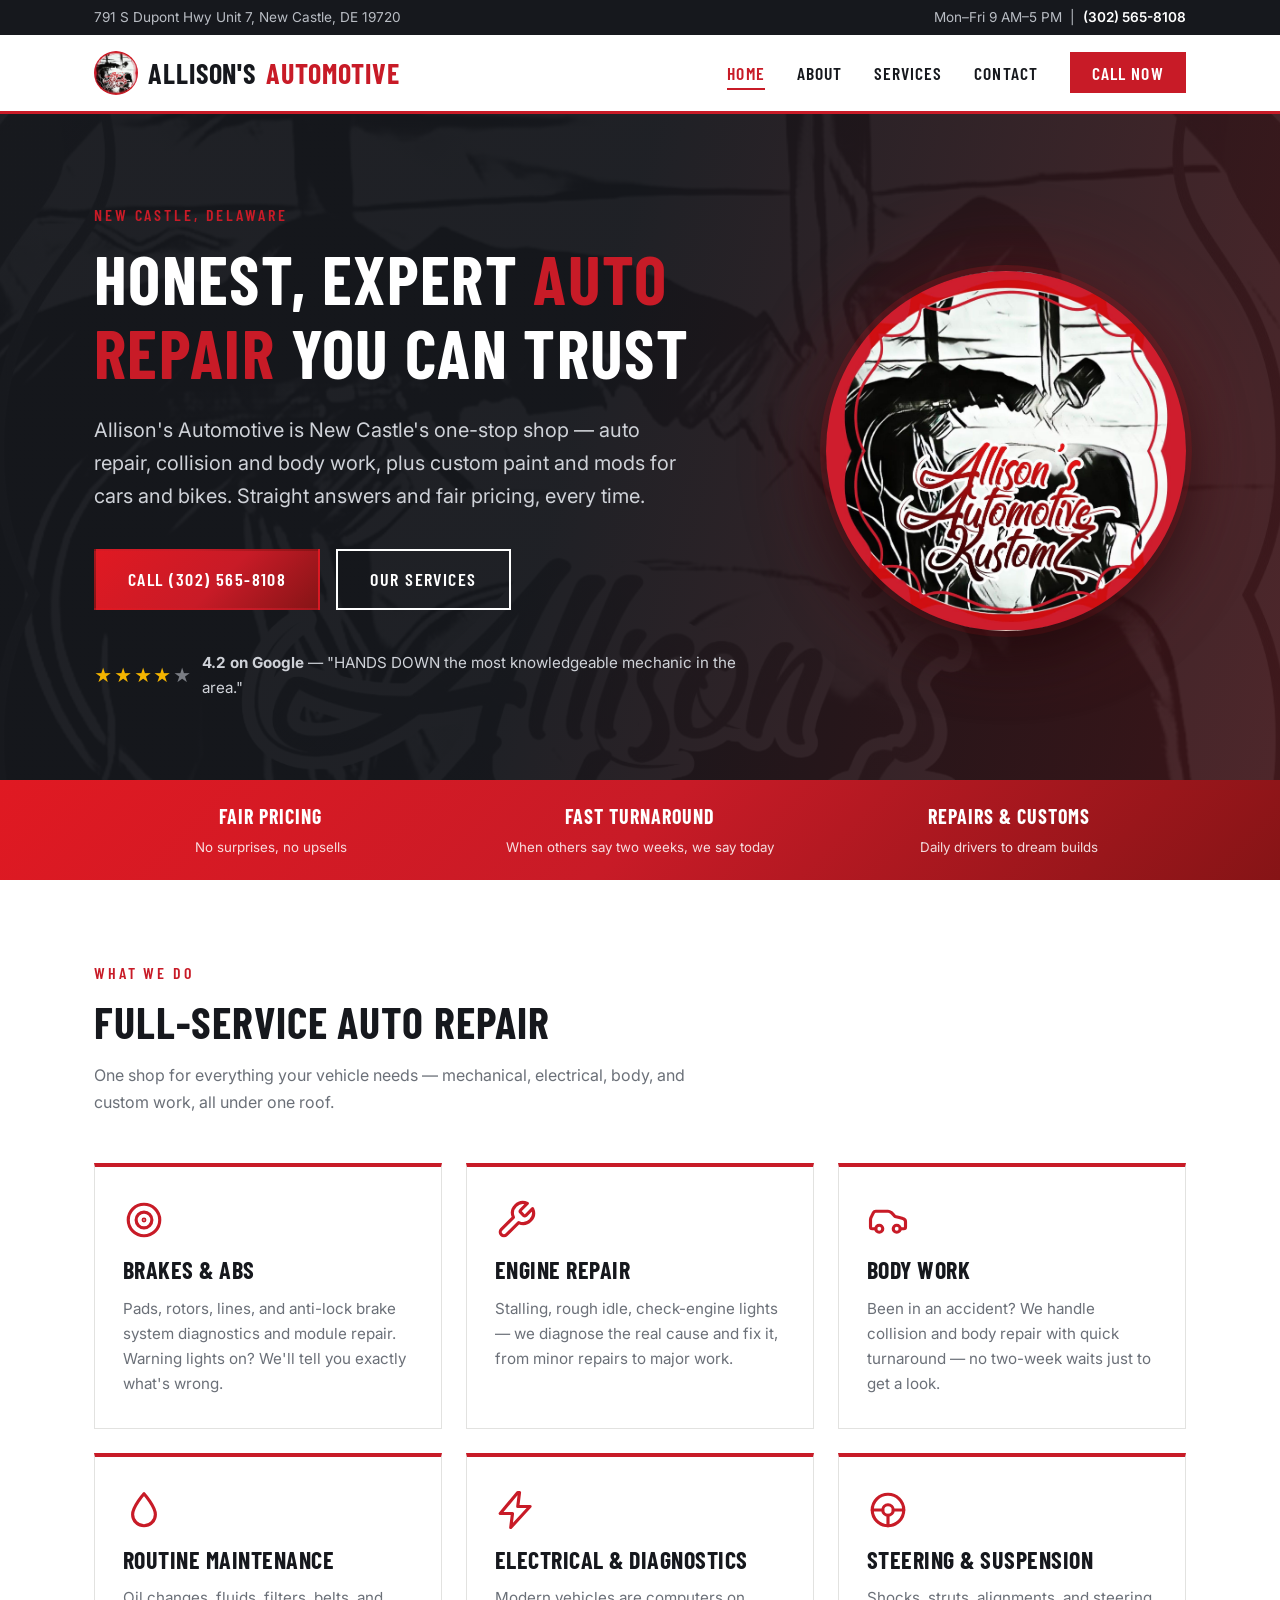
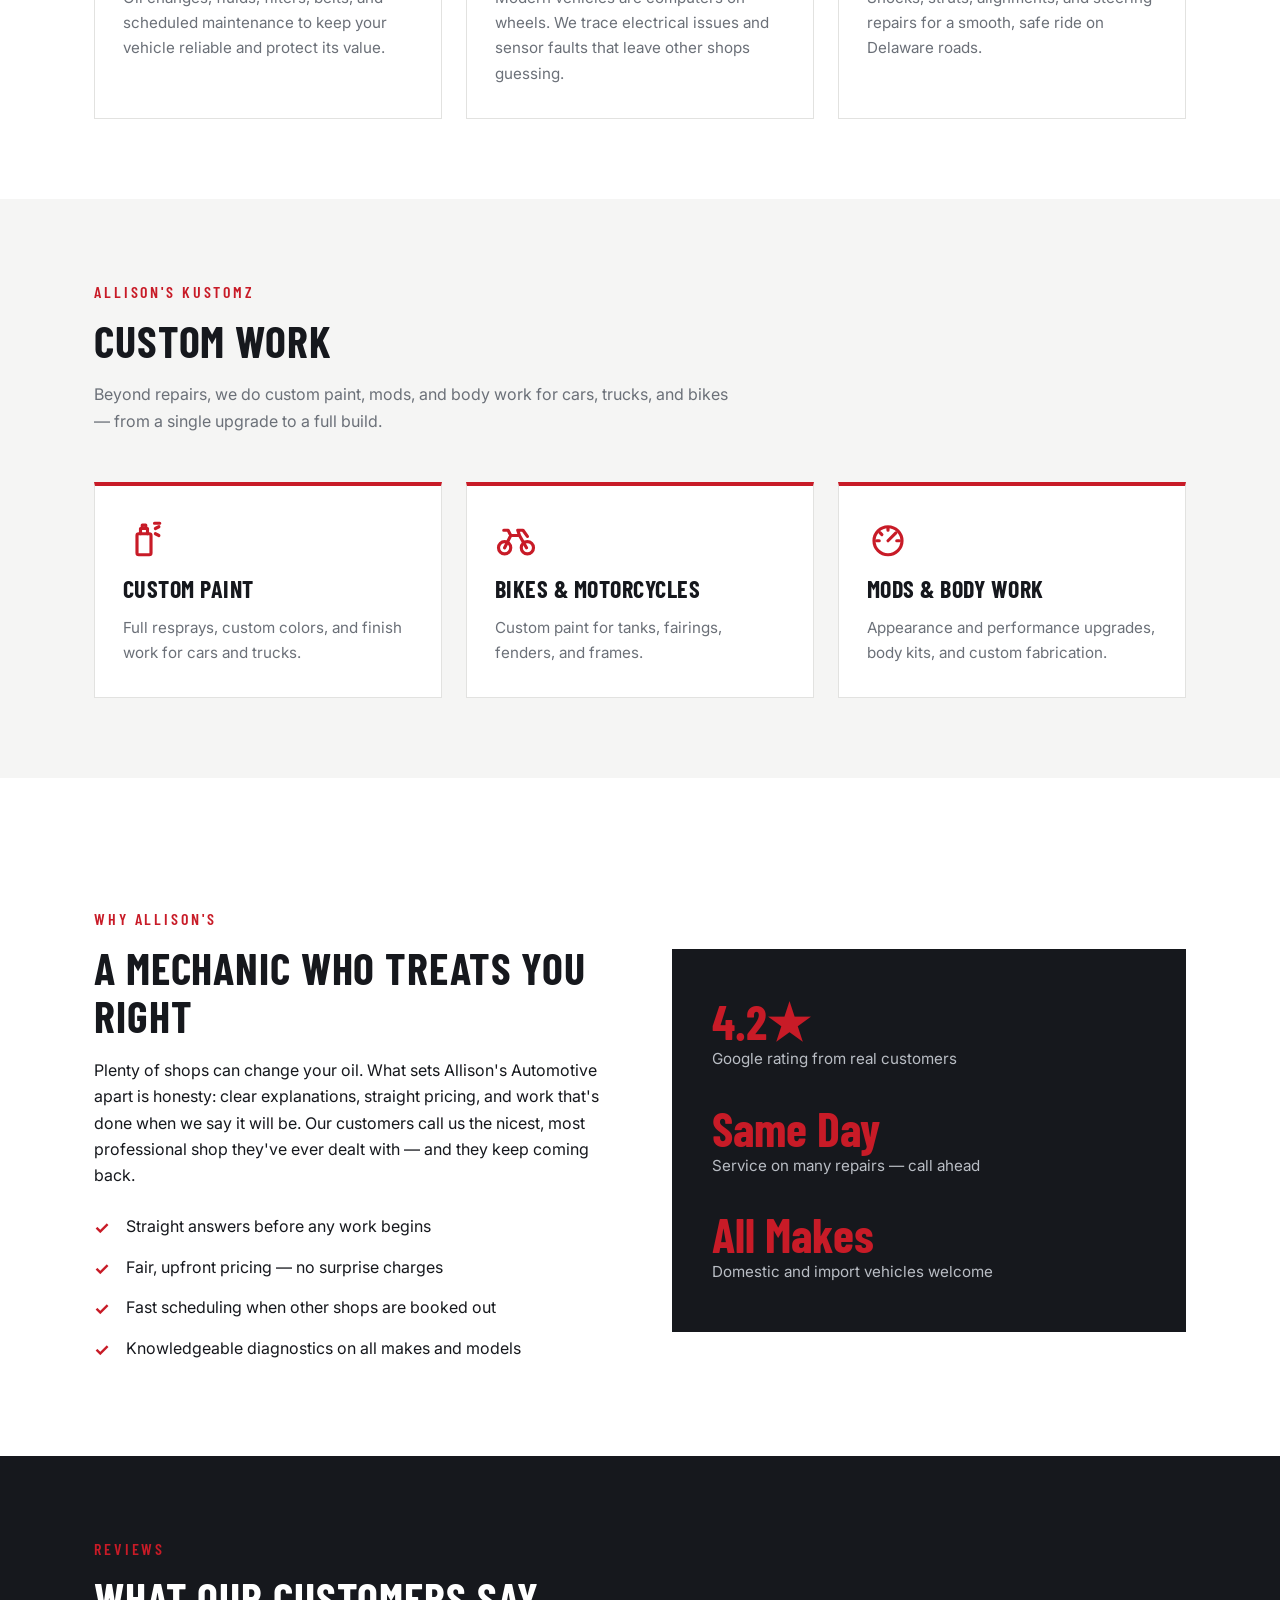
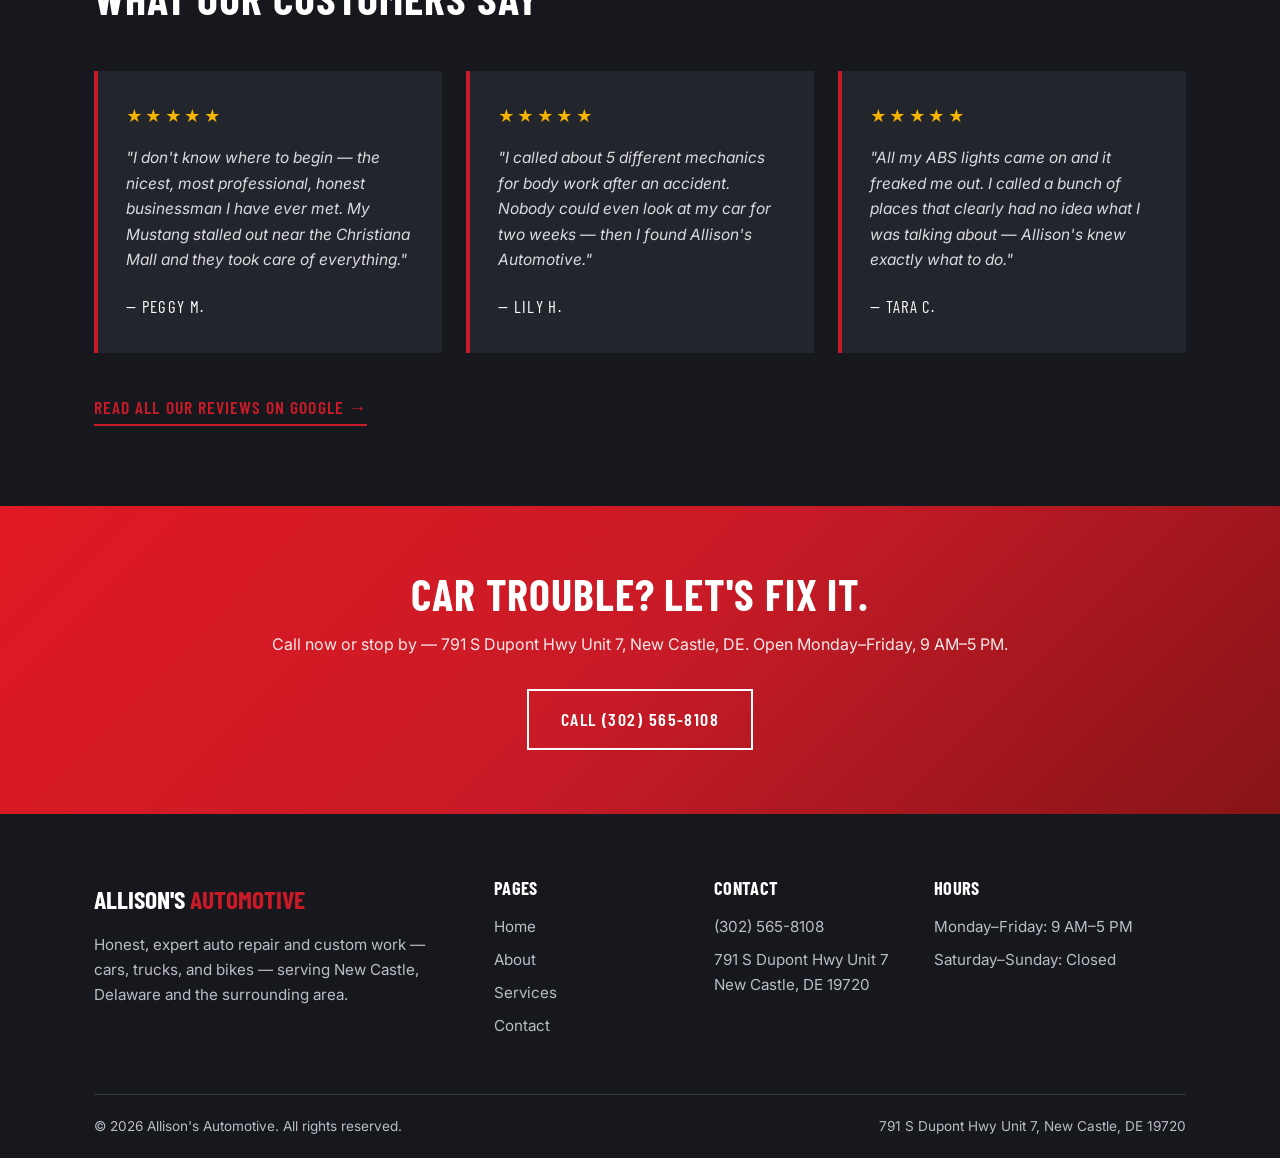
<file: index.html>
<!DOCTYPE html>
<html lang="en">
<head>
  <meta charset="UTF-8">
  <meta name="viewport" content="width=device-width, initial-scale=1.0">
  <title>Allison's Automotive | Auto Repair &amp; Custom Shop in New Castle, DE</title>
  <meta name="description" content="Honest auto repair and custom work in New Castle, Delaware. Brakes, engine, diagnostics, collision and body work, custom paint for cars and bikes, mods and more. Call (302) 565-8108.">
  <!-- Update REPLACE-WITH-DOMAIN.com sitewide once the client's real domain is confirmed -->
  <link rel="canonical" href="https://REPLACE-WITH-DOMAIN.com/">
  <meta property="og:type" content="website">
  <meta property="og:title" content="Allison's Automotive | Auto Repair &amp; Custom Shop in New Castle, DE">
  <meta property="og:description" content="Honest auto repair and custom work in New Castle, Delaware — from brakes and diagnostics to custom paint, mods, and body work for cars and bikes.">
  <meta property="og:url" content="https://REPLACE-WITH-DOMAIN.com/">
  <meta property="og:image" content="https://REPLACE-WITH-DOMAIN.com/images/logo.jpg">
  <meta property="og:locale" content="en_US">
  <meta name="twitter:card" content="summary">
  <meta name="theme-color" content="#16181d">
  <link rel="icon" href="favicon.svg" type="image/svg+xml">
  <link rel="preconnect" href="https://fonts.googleapis.com">
  <link rel="preconnect" href="https://fonts.gstatic.com" crossorigin>
  <link href="https://fonts.googleapis.com/css2?family=Barlow+Condensed:wght@600;700&family=Inter:wght@400;600&display=swap" rel="stylesheet">
  <link rel="stylesheet" href="css/styles.css">
  <script type="application/ld+json">
  {
    "@context": "https://schema.org",
    "@type": "AutoRepair",
    "name": "Allison's Automotive",
    "description": "Auto repair and custom shop in New Castle, Delaware. Brakes, ABS diagnostics, engine repair, electrical, suspension, routine maintenance, collision and body work, plus custom paint, mods, and customization for cars and motorcycles.",
    "url": "https://REPLACE-WITH-DOMAIN.com/",
    "telephone": "+13025658108",
    "priceRange": "$$",
    "address": {
      "@type": "PostalAddress",
      "streetAddress": "791 S Dupont Hwy Unit 7",
      "addressLocality": "New Castle",
      "addressRegion": "DE",
      "postalCode": "19720",
      "addressCountry": "US"
    },
    "geo": {
      "@type": "GeoCoordinates",
      "latitude": 39.6269368,
      "longitude": -75.6379102
    },
    "openingHoursSpecification": [
      {
        "@type": "OpeningHoursSpecification",
        "dayOfWeek": ["Monday", "Tuesday", "Wednesday", "Thursday", "Friday"],
        "opens": "09:00",
        "closes": "17:00"
      }
    ],
    "aggregateRating": {
      "@type": "AggregateRating",
      "ratingValue": "4.2",
      "reviewCount": "5"
    },
    "hasMap": "https://www.google.com/maps/search/?api=1&query=Allison%27s+Automotive+791+S+Dupont+Hwy+New+Castle+DE+19720"
  }
  </script>
</head>
<body>

  <a class="skip-link" href="#main">Skip to content</a>

  <div class="topbar">
    <div class="container">
      <span>791 S Dupont Hwy Unit 7, New Castle, DE 19720</span>
      <span>Mon–Fri 9 AM–5 PM &nbsp;|&nbsp; <a href="tel:+13025658108">(302) 565-8108</a></span>
    </div>
  </div>

  <header class="site-header">
    <div class="container">
      <a href="index.html" class="logo"><img src="images/logo.jpg" alt="" class="logo-img">Allison's <span>Automotive</span></a>
      <button class="nav-toggle" aria-label="Toggle navigation" aria-expanded="false">
        <span></span><span></span><span></span>
      </button>
      <nav class="main-nav">
        <ul>
          <li><a href="index.html">Home</a></li>
          <li><a href="about.html">About</a></li>
          <li><a href="services.html">Services</a></li>
          <li><a href="contact.html">Contact</a></li>
          <li><a href="tel:+13025658108" class="nav-cta">Call Now</a></li>
        </ul>
      </nav>
    </div>
  </header>

  <main id="main">

    <section class="hero">
      <div class="container hero-grid">
        <div class="hero-content">
          <span class="eyebrow">New Castle, Delaware</span>
          <h1>Honest, Expert <span>Auto Repair</span> You Can Trust</h1>
          <p class="lead">Allison's Automotive is New Castle's one-stop shop — auto repair, collision and body work, plus custom paint and mods for cars and bikes. Straight answers and fair pricing, every time.</p>
          <div class="hero-actions">
            <a href="tel:+13025658108" class="btn btn-primary">Call (302) 565-8108</a>
            <a href="services.html" class="btn btn-outline">Our Services</a>
          </div>
          <div class="hero-rating">
            <span class="stars" aria-hidden="true">★★★★<span class="star-empty">★</span></span>
            <span class="hero-rating-text"><strong>4.2 on Google</strong> — <span class="hero-quote" id="hero-quote">"HANDS DOWN the most knowledgeable mechanic in the area."</span></span>
          </div>
        </div>
        <div class="hero-logo">
          <img src="images/logo.jpg" alt="Allison's Automotive KustomZ logo" width="360" height="360">
        </div>
      </div>
    </section>

    <section class="trust-strip">
      <div class="container">
        <div><strong>Fair Pricing</strong><small>No surprises, no upsells</small></div>
        <div><strong>Fast Turnaround</strong><small>When others say two weeks, we say today</small></div>
        <div><strong>Repairs &amp; Customs</strong><small>Daily drivers to dream builds</small></div>
      </div>
    </section>

    <section class="section">
      <div class="container">
        <span class="eyebrow">What We Do</span>
        <h2>Full-Service Auto Repair</h2>
        <p class="section-intro">One shop for everything your vehicle needs — mechanical, electrical, body, and custom work, all under one roof.</p>
        <div class="card-grid">
          <div class="card reveal">
            <svg class="icon-svg" viewBox="0 0 24 24" aria-hidden="true"><circle cx="12" cy="12" r="9"/><circle cx="12" cy="12" r="4.5"/><circle cx="12" cy="12" r="0.5"/></svg>
            <h3>Brakes &amp; ABS</h3>
            <p>Pads, rotors, lines, and anti-lock brake system diagnostics and module repair. Warning lights on? We'll tell you exactly what's wrong.</p>
          </div>
          <div class="card reveal">
            <svg class="icon-svg" viewBox="0 0 24 24" aria-hidden="true"><path d="M14.7 6.3a1 1 0 0 0 0 1.4l1.6 1.6a1 1 0 0 0 1.4 0l3.77-3.77a6 6 0 0 1-7.94 7.94l-6.91 6.91a2.12 2.12 0 0 1-3-3l6.91-6.91a6 6 0 0 1 7.94-7.94l-3.76 3.76z"/></svg>
            <h3>Engine Repair</h3>
            <p>Stalling, rough idle, check-engine lights — we diagnose the real cause and fix it, from minor repairs to major work.</p>
          </div>
          <div class="card reveal">
            <svg class="icon-svg" viewBox="0 0 24 24" aria-hidden="true"><path d="M19 17h2c.6 0 1-.4 1-1v-3c0-.9-.7-1.7-1.5-1.9C18.7 10.6 16 10 16 10s-1.3-1.4-2.2-2.3c-.5-.4-1.1-.7-1.8-.7H5c-.6 0-1.1.4-1.4.9l-1.4 2.9A3.7 3.7 0 0 0 2 12v4c0 .6.4 1 1 1h2"/><circle cx="7" cy="17" r="2"/><circle cx="17" cy="17" r="2"/></svg>
            <h3>Body Work</h3>
            <p>Been in an accident? We handle collision and body repair with quick turnaround — no two-week waits just to get a look.</p>
          </div>
          <div class="card reveal">
            <svg class="icon-svg" viewBox="0 0 24 24" aria-hidden="true"><path d="M12 2.7S5.5 10 5.5 14.5a6.5 6.5 0 0 0 13 0C18.5 10 12 2.7 12 2.7z"/></svg>
            <h3>Routine Maintenance</h3>
            <p>Oil changes, fluids, filters, belts, and scheduled maintenance to keep your vehicle reliable and protect its value.</p>
          </div>
          <div class="card reveal">
            <svg class="icon-svg" viewBox="0 0 24 24" aria-hidden="true"><path d="M13 2 3 14h7l-1 8 11-12h-7l1-8z"/></svg>
            <h3>Electrical &amp; Diagnostics</h3>
            <p>Modern vehicles are computers on wheels. We trace electrical issues and sensor faults that leave other shops guessing.</p>
          </div>
          <div class="card reveal">
            <svg class="icon-svg" viewBox="0 0 24 24" aria-hidden="true"><circle cx="12" cy="12" r="9"/><circle cx="12" cy="12" r="3"/><path d="M12 15v6M3 12h6M15 12h6"/></svg>
            <h3>Steering &amp; Suspension</h3>
            <p>Shocks, struts, alignments, and steering repairs for a smooth, safe ride on Delaware roads.</p>
          </div>
        </div>
      </div>
    </section>

    <section class="section section-alt">
      <div class="container">
        <span class="eyebrow">Allison's KustomZ</span>
        <h2>Custom Work</h2>
        <p class="section-intro">Beyond repairs, we do custom paint, mods, and body work for cars, trucks, and bikes — from a single upgrade to a full build.</p>
        <div class="card-grid">
          <div class="card reveal">
            <svg class="icon-svg" viewBox="0 0 24 24" aria-hidden="true"><rect x="8" y="9" width="8" height="12" rx="1"/><path d="M10 9V6h4v3M11 6V4h2v2M18 3h3M18.5 6l2-1M18.5 9l2 1"/></svg>
            <h3>Custom Paint</h3>
            <p>Full resprays, custom colors, and finish work for cars and trucks.</p>
          </div>
          <div class="card reveal">
            <svg class="icon-svg" viewBox="0 0 24 24" aria-hidden="true"><circle cx="5.5" cy="17" r="3.5"/><circle cx="18.5" cy="17" r="3.5"/><path d="M5.5 17l3.5-7h5l4 7M9 10l-1.5-3H5M14 10l-1-3h3l2.5 3.5"/></svg>
            <h3>Bikes &amp; Motorcycles</h3>
            <p>Custom paint for tanks, fairings, fenders, and frames.</p>
          </div>
          <div class="card reveal">
            <svg class="icon-svg" viewBox="0 0 24 24" aria-hidden="true"><circle cx="12" cy="13" r="8"/><path d="M12 13l4.5-4.5M12 5.5V7M5.5 13H7M17 13h1.5M7.4 8.4l1.1 1.1"/></svg>
            <h3>Mods &amp; Body Work</h3>
            <p>Appearance and performance upgrades, body kits, and custom fabrication.</p>
          </div>
        </div>
      </div>
    </section>

    <section class="section">
      <div class="container">
        <div class="split">
          <div class="split-content reveal">
            <span class="eyebrow">Why Allison's</span>
            <h2>A Mechanic Who Treats You Right</h2>
            <p>Plenty of shops can change your oil. What sets Allison's Automotive apart is honesty: clear explanations, straight pricing, and work that's done when we say it will be. Our customers call us the nicest, most professional shop they've ever dealt with — and they keep coming back.</p>
            <ul class="checklist">
              <li>Straight answers before any work begins</li>
              <li>Fair, upfront pricing — no surprise charges</li>
              <li>Fast scheduling when other shops are booked out</li>
              <li>Knowledgeable diagnostics on all makes and models</li>
            </ul>
          </div>
          <div class="stat-panel reveal">
            <div class="stat"><strong>4.2★</strong><span>Google rating from real customers</span></div>
            <div class="stat"><strong>Same Day</strong><span>Service on many repairs — call ahead</span></div>
            <div class="stat"><strong>All Makes</strong><span>Domestic and import vehicles welcome</span></div>
          </div>
        </div>
      </div>
    </section>

    <section class="section section-dark">
      <div class="container">
        <span class="eyebrow">Reviews</span>
        <h2>What Our Customers Say</h2>
        <div class="testimonial-grid">
          <div class="testimonial reveal">
            <div class="stars" aria-label="5 star review">★★★★★</div>
            <p>"I don't know where to begin — the nicest, most professional, honest businessman I have ever met. My Mustang stalled out near the Christiana Mall and they took care of everything."</p>
            <cite>— Peggy M.</cite>
          </div>
          <div class="testimonial reveal">
            <div class="stars" aria-label="5 star review">★★★★★</div>
            <p>"I called about 5 different mechanics for body work after an accident. Nobody could even look at my car for two weeks — then I found Allison's Automotive."</p>
            <cite>— Lily H.</cite>
          </div>
          <div class="testimonial reveal">
            <div class="stars" aria-label="5 star review">★★★★★</div>
            <p>"All my ABS lights came on and it freaked me out. I called a bunch of places that clearly had no idea what I was talking about — Allison's knew exactly what to do."</p>
            <cite>— Tara C.</cite>
          </div>
        </div>
        <a class="google-review-link" href="https://www.google.com/maps/search/?api=1&amp;query=Allison%27s+Automotive+791+S+Dupont+Hwy+New+Castle+DE+19720" target="_blank" rel="noopener">Read all our reviews on Google →</a>
      </div>
    </section>

    <section class="cta-banner">
      <div class="container">
        <h2>Car Trouble? Let's Fix It.</h2>
        <p>Call now or stop by — 791 S Dupont Hwy Unit 7, New Castle, DE. Open Monday–Friday, 9 AM–5 PM.</p>
        <a href="tel:+13025658108" class="btn btn-outline">Call (302) 565-8108</a>
      </div>
    </section>

  </main>

  <footer class="site-footer">
    <div class="container">
      <div class="footer-grid">
        <div>
          <div class="footer-logo">Allison's <span>Automotive</span></div>
          <p>Honest, expert auto repair and custom work — cars, trucks, and bikes — serving New Castle, Delaware and the surrounding area.</p>
        </div>
        <div>
          <h4>Pages</h4>
          <ul>
            <li><a href="index.html">Home</a></li>
            <li><a href="about.html">About</a></li>
            <li><a href="services.html">Services</a></li>
            <li><a href="contact.html">Contact</a></li>
          </ul>
        </div>
        <div>
          <h4>Contact</h4>
          <ul>
            <li><a href="tel:+13025658108">(302) 565-8108</a></li>
            <li>791 S Dupont Hwy Unit 7<br>New Castle, DE 19720</li>
          </ul>
        </div>
        <div>
          <h4>Hours</h4>
          <ul>
            <li>Monday–Friday: 9 AM–5 PM</li>
            <li>Saturday–Sunday: Closed</li>
          </ul>
        </div>
      </div>
      <div class="footer-bottom">
        <span>&copy; <span id="year"></span> Allison's Automotive. All rights reserved.</span>
        <span>791 S Dupont Hwy Unit 7, New Castle, DE 19720</span>
      </div>
    </div>
  </footer>

  <div class="mobile-call-bar">
    <a href="tel:+13025658108">Call (302) 565-8108</a>
  </div>

  <script src="js/main.js"></script>
</body>
</html>
</file>
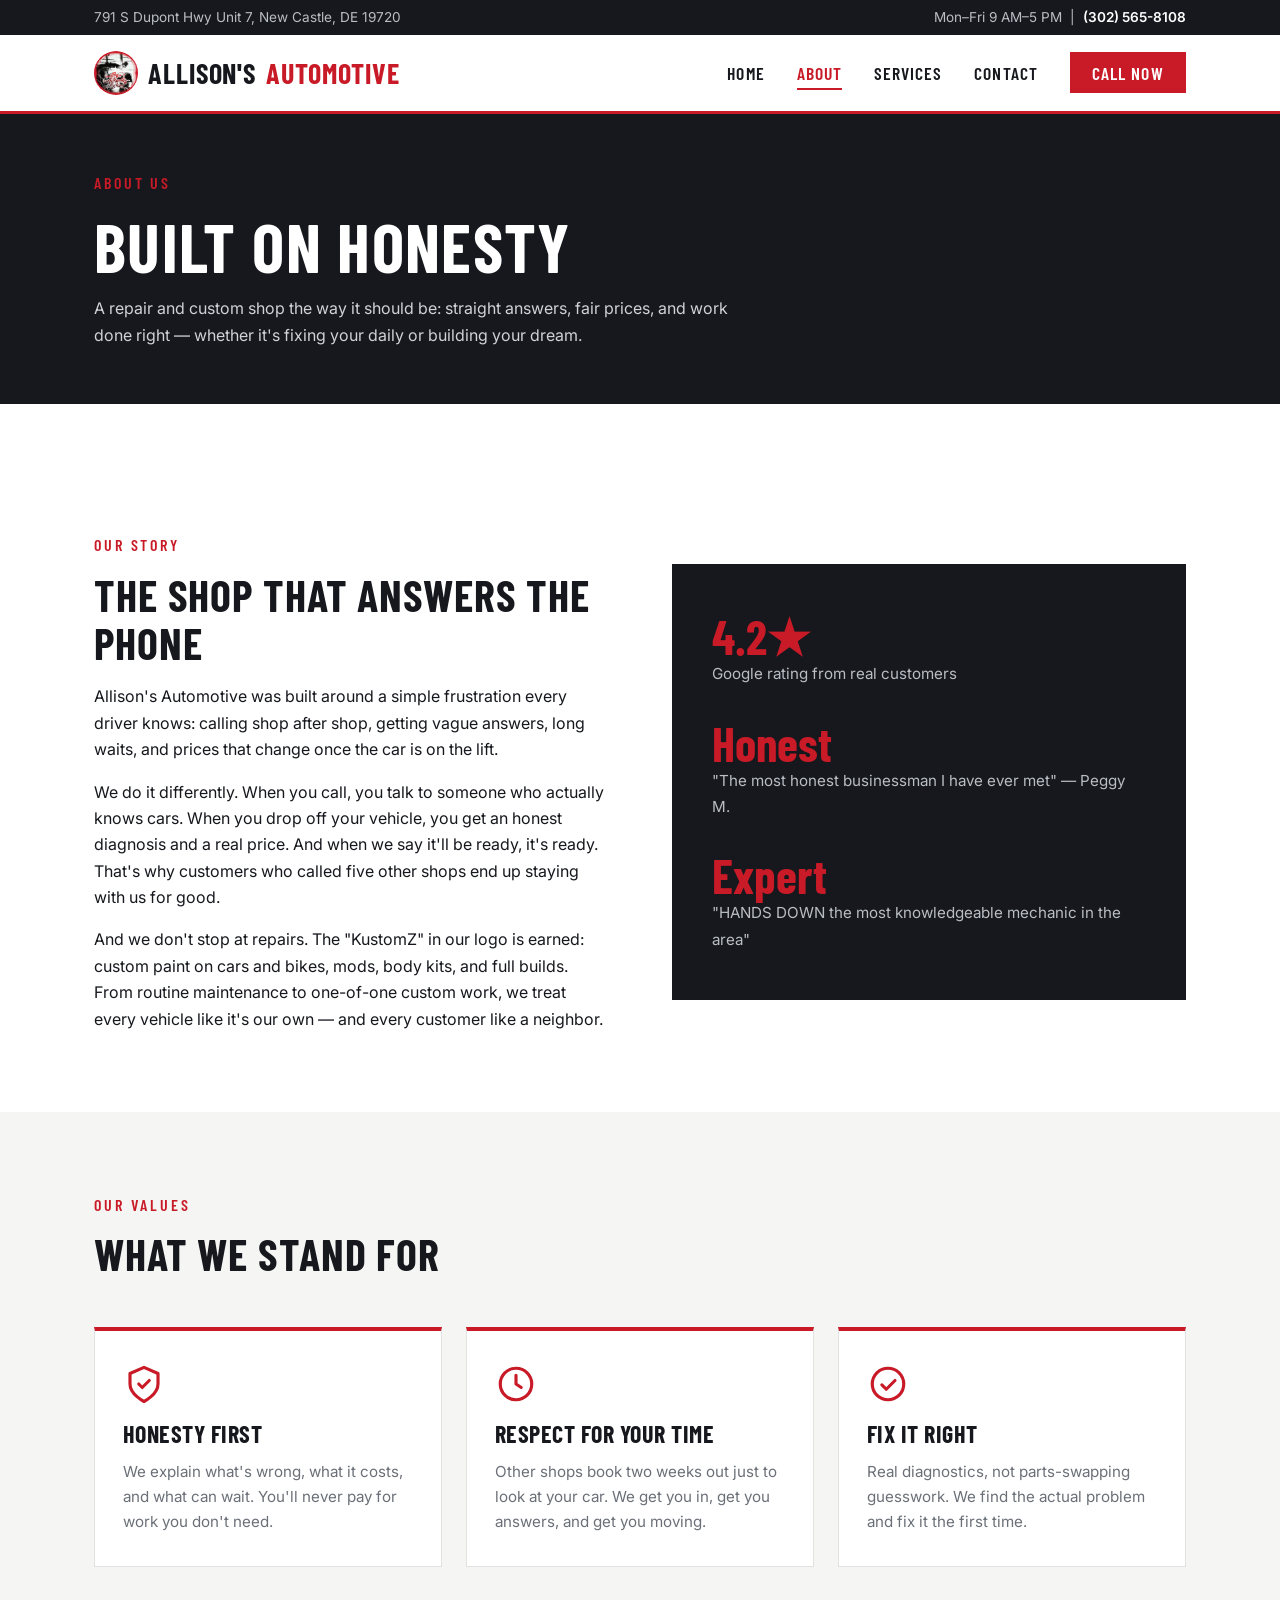
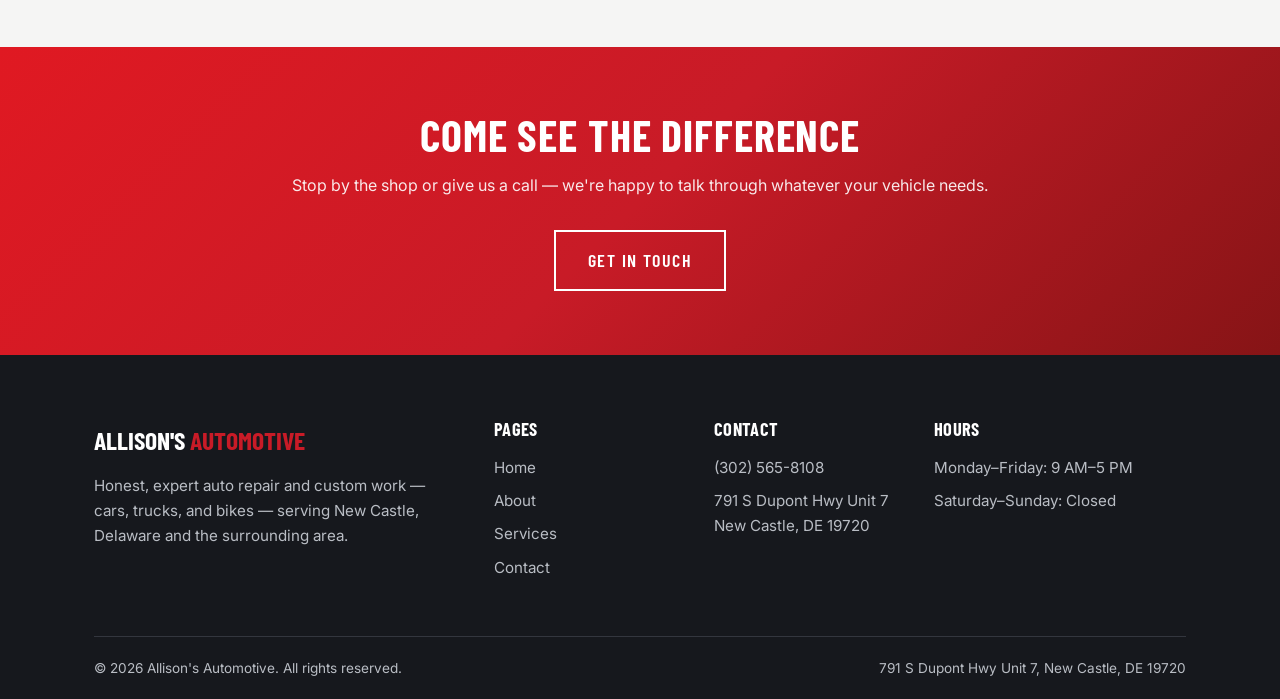
<file: about.html>
<!DOCTYPE html>
<html lang="en">
<head>
  <meta charset="UTF-8">
  <meta name="viewport" content="width=device-width, initial-scale=1.0">
  <title>About Us | Allison's Automotive — New Castle, DE</title>
  <meta name="description" content="Meet Allison's Automotive: an honest auto repair and custom shop in New Castle, Delaware — straight answers, fair pricing, and expert work on cars, trucks, and bikes.">
  <link rel="canonical" href="https://REPLACE-WITH-DOMAIN.com/about.html">
  <meta property="og:type" content="website">
  <meta property="og:title" content="About Us | Allison's Automotive — New Castle, DE">
  <meta property="og:description" content="An honest, professional auto repair shop in New Castle, Delaware built on straight answers, fair pricing, and expert work.">
  <meta property="og:url" content="https://REPLACE-WITH-DOMAIN.com/about.html">
  <meta property="og:image" content="https://REPLACE-WITH-DOMAIN.com/images/logo.jpg">
  <meta property="og:locale" content="en_US">
  <meta name="twitter:card" content="summary">
  <meta name="theme-color" content="#16181d">
  <link rel="icon" href="favicon.svg" type="image/svg+xml">
  <link rel="preconnect" href="https://fonts.googleapis.com">
  <link rel="preconnect" href="https://fonts.gstatic.com" crossorigin>
  <link href="https://fonts.googleapis.com/css2?family=Barlow+Condensed:wght@600;700&family=Inter:wght@400;600&display=swap" rel="stylesheet">
  <link rel="stylesheet" href="css/styles.css">
</head>
<body>

  <a class="skip-link" href="#main">Skip to content</a>

  <div class="topbar">
    <div class="container">
      <span>791 S Dupont Hwy Unit 7, New Castle, DE 19720</span>
      <span>Mon–Fri 9 AM–5 PM &nbsp;|&nbsp; <a href="tel:+13025658108">(302) 565-8108</a></span>
    </div>
  </div>

  <header class="site-header">
    <div class="container">
      <a href="index.html" class="logo"><img src="images/logo.jpg" alt="" class="logo-img">Allison's <span>Automotive</span></a>
      <button class="nav-toggle" aria-label="Toggle navigation" aria-expanded="false">
        <span></span><span></span><span></span>
      </button>
      <nav class="main-nav">
        <ul>
          <li><a href="index.html">Home</a></li>
          <li><a href="about.html">About</a></li>
          <li><a href="services.html">Services</a></li>
          <li><a href="contact.html">Contact</a></li>
          <li><a href="tel:+13025658108" class="nav-cta">Call Now</a></li>
        </ul>
      </nav>
    </div>
  </header>

  <main id="main">

    <section class="page-hero">
      <div class="container">
        <span class="eyebrow">About Us</span>
        <h1>Built on Honesty</h1>
        <p>A repair and custom shop the way it should be: straight answers, fair prices, and work done right — whether it's fixing your daily or building your dream.</p>
      </div>
    </section>

    <section class="section">
      <div class="container">
        <div class="split">
          <div class="split-content reveal">
            <span class="eyebrow">Our Story</span>
            <h2>The Shop That Answers the Phone</h2>
            <p>Allison's Automotive was built around a simple frustration every driver knows: calling shop after shop, getting vague answers, long waits, and prices that change once the car is on the lift.</p>
            <p style="margin-top:1rem;">We do it differently. When you call, you talk to someone who actually knows cars. When you drop off your vehicle, you get an honest diagnosis and a real price. And when we say it'll be ready, it's ready. That's why customers who called five other shops end up staying with us for good.</p>
            <p style="margin-top:1rem;">And we don't stop at repairs. The "KustomZ" in our logo is earned: custom paint on cars and bikes, mods, body kits, and full builds. From routine maintenance to one-of-one custom work, we treat every vehicle like it's our own — and every customer like a neighbor.</p>
          </div>
          <div class="stat-panel reveal">
            <div class="stat"><strong>4.2★</strong><span>Google rating from real customers</span></div>
            <div class="stat"><strong>Honest</strong><span>"The most honest businessman I have ever met" — Peggy M.</span></div>
            <div class="stat"><strong>Expert</strong><span>"HANDS DOWN the most knowledgeable mechanic in the area"</span></div>
          </div>
        </div>
      </div>
    </section>

    <section class="section section-alt">
      <div class="container">
        <span class="eyebrow">Our Values</span>
        <h2>What We Stand For</h2>
        <div class="card-grid">
          <div class="card reveal">
            <svg class="icon-svg" viewBox="0 0 24 24" aria-hidden="true"><path d="M12 22s8-4 8-10V6l-8-3.5L4 6v6c0 6 8 10 8 10z"/><path d="M9 12l2 2 4-4"/></svg>
            <h3>Honesty First</h3>
            <p>We explain what's wrong, what it costs, and what can wait. You'll never pay for work you don't need.</p>
          </div>
          <div class="card reveal">
            <svg class="icon-svg" viewBox="0 0 24 24" aria-hidden="true"><circle cx="12" cy="12" r="9"/><path d="M12 7v5l3 2"/></svg>
            <h3>Respect for Your Time</h3>
            <p>Other shops book two weeks out just to look at your car. We get you in, get you answers, and get you moving.</p>
          </div>
          <div class="card reveal">
            <svg class="icon-svg" viewBox="0 0 24 24" aria-hidden="true"><circle cx="12" cy="12" r="9"/><path d="M8.5 12.5l2.5 2.5 5-5"/></svg>
            <h3>Fix It Right</h3>
            <p>Real diagnostics, not parts-swapping guesswork. We find the actual problem and fix it the first time.</p>
          </div>
        </div>
      </div>
    </section>

    <section class="cta-banner">
      <div class="container">
        <h2>Come See the Difference</h2>
        <p>Stop by the shop or give us a call — we're happy to talk through whatever your vehicle needs.</p>
        <a href="contact.html" class="btn btn-outline">Get in Touch</a>
      </div>
    </section>

  </main>

  <footer class="site-footer">
    <div class="container">
      <div class="footer-grid">
        <div>
          <div class="footer-logo">Allison's <span>Automotive</span></div>
          <p>Honest, expert auto repair and custom work — cars, trucks, and bikes — serving New Castle, Delaware and the surrounding area.</p>
        </div>
        <div>
          <h4>Pages</h4>
          <ul>
            <li><a href="index.html">Home</a></li>
            <li><a href="about.html">About</a></li>
            <li><a href="services.html">Services</a></li>
            <li><a href="contact.html">Contact</a></li>
          </ul>
        </div>
        <div>
          <h4>Contact</h4>
          <ul>
            <li><a href="tel:+13025658108">(302) 565-8108</a></li>
            <li>791 S Dupont Hwy Unit 7<br>New Castle, DE 19720</li>
          </ul>
        </div>
        <div>
          <h4>Hours</h4>
          <ul>
            <li>Monday–Friday: 9 AM–5 PM</li>
            <li>Saturday–Sunday: Closed</li>
          </ul>
        </div>
      </div>
      <div class="footer-bottom">
        <span>&copy; <span id="year"></span> Allison's Automotive. All rights reserved.</span>
        <span>791 S Dupont Hwy Unit 7, New Castle, DE 19720</span>
      </div>
    </div>
  </footer>

  <div class="mobile-call-bar">
    <a href="tel:+13025658108">Call (302) 565-8108</a>
  </div>

  <script src="js/main.js"></script>
</body>
</html>
</file>
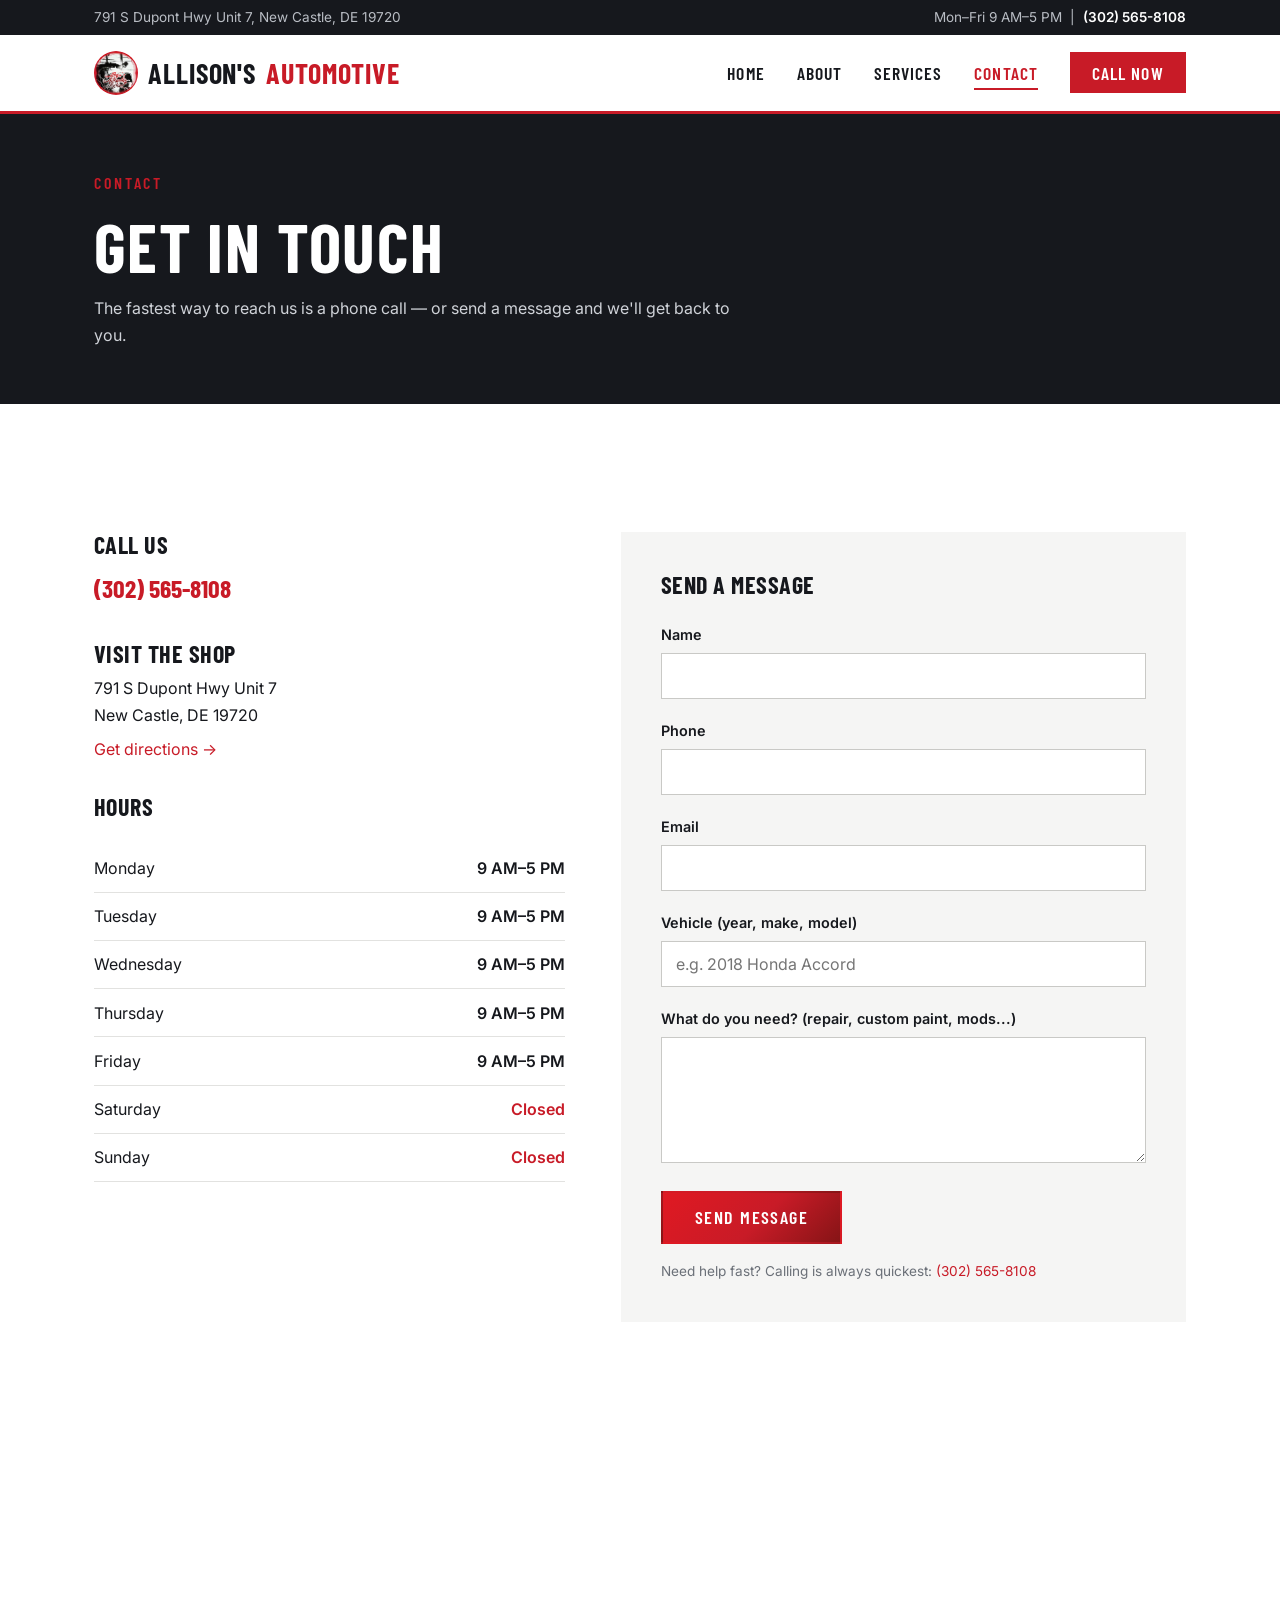
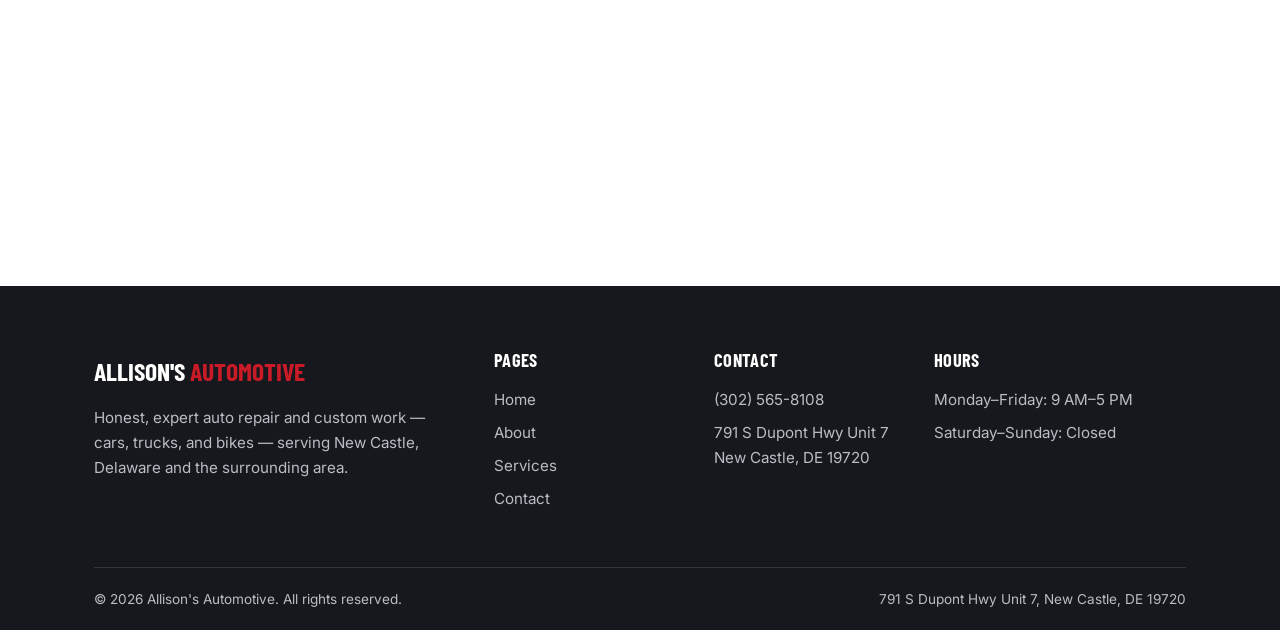
<file: contact.html>
<!DOCTYPE html>
<html lang="en">
<head>
  <meta charset="UTF-8">
  <meta name="viewport" content="width=device-width, initial-scale=1.0">
  <title>Contact Us | Allison's Automotive — New Castle, DE</title>
  <meta name="description" content="Contact Allison's Automotive in New Castle, DE. Call (302) 565-8108 or visit us at 791 S Dupont Hwy Unit 7. Open Monday–Friday, 9 AM–5 PM.">
  <link rel="canonical" href="https://REPLACE-WITH-DOMAIN.com/contact.html">
  <meta property="og:type" content="website">
  <meta property="og:title" content="Contact Us | Allison's Automotive — New Castle, DE">
  <meta property="og:description" content="Call (302) 565-8108 or visit us at 791 S Dupont Hwy Unit 7, New Castle, DE. Open Monday–Friday, 9 AM–5 PM.">
  <meta property="og:url" content="https://REPLACE-WITH-DOMAIN.com/contact.html">
  <meta property="og:image" content="https://REPLACE-WITH-DOMAIN.com/images/logo.jpg">
  <meta property="og:locale" content="en_US">
  <meta name="twitter:card" content="summary">
  <meta name="theme-color" content="#16181d">
  <link rel="icon" href="favicon.svg" type="image/svg+xml">
  <link rel="preconnect" href="https://fonts.googleapis.com">
  <link rel="preconnect" href="https://fonts.gstatic.com" crossorigin>
  <link href="https://fonts.googleapis.com/css2?family=Barlow+Condensed:wght@600;700&family=Inter:wght@400;600&display=swap" rel="stylesheet">
  <link rel="stylesheet" href="css/styles.css">
</head>
<body>

  <a class="skip-link" href="#main">Skip to content</a>

  <div class="topbar">
    <div class="container">
      <span>791 S Dupont Hwy Unit 7, New Castle, DE 19720</span>
      <span>Mon–Fri 9 AM–5 PM &nbsp;|&nbsp; <a href="tel:+13025658108">(302) 565-8108</a></span>
    </div>
  </div>

  <header class="site-header">
    <div class="container">
      <a href="index.html" class="logo"><img src="images/logo.jpg" alt="" class="logo-img">Allison's <span>Automotive</span></a>
      <button class="nav-toggle" aria-label="Toggle navigation" aria-expanded="false">
        <span></span><span></span><span></span>
      </button>
      <nav class="main-nav">
        <ul>
          <li><a href="index.html">Home</a></li>
          <li><a href="about.html">About</a></li>
          <li><a href="services.html">Services</a></li>
          <li><a href="contact.html">Contact</a></li>
          <li><a href="tel:+13025658108" class="nav-cta">Call Now</a></li>
        </ul>
      </nav>
    </div>
  </header>

  <main id="main">

    <section class="page-hero">
      <div class="container">
        <span class="eyebrow">Contact</span>
        <h1>Get in Touch</h1>
        <p>The fastest way to reach us is a phone call — or send a message and we'll get back to you.</p>
      </div>
    </section>

    <section class="section">
      <div class="container">
        <div class="contact-grid">

          <div class="contact-info reveal">
            <h3>Call Us</h3>
            <a href="tel:+13025658108" class="big-link">(302) 565-8108</a>

            <h3>Visit the Shop</h3>
            <p>791 S Dupont Hwy Unit 7<br>New Castle, DE 19720</p>
            <p style="margin-top:0.5rem;"><a href="https://www.google.com/maps/search/?api=1&amp;query=Allison%27s+Automotive+791+S+Dupont+Hwy+unit+7+New+Castle+DE+19720" target="_blank" rel="noopener">Get directions →</a></p>

            <h3>Hours</h3>
            <table class="hours-table">
              <tr><td>Monday</td><td>9 AM–5 PM</td></tr>
              <tr><td>Tuesday</td><td>9 AM–5 PM</td></tr>
              <tr><td>Wednesday</td><td>9 AM–5 PM</td></tr>
              <tr><td>Thursday</td><td>9 AM–5 PM</td></tr>
              <tr><td>Friday</td><td>9 AM–5 PM</td></tr>
              <tr class="closed"><td>Saturday</td><td>Closed</td></tr>
              <tr class="closed"><td>Sunday</td><td>Closed</td></tr>
            </table>
          </div>

          <div class="contact-form reveal">
            <h3>Send a Message</h3>
            <!-- To make this form live, sign up at https://formspree.io (free tier),
                 create a form, and replace YOUR_FORM_ID below with the ID they give you. -->
            <form action="https://formspree.io/f/YOUR_FORM_ID" method="POST">
              <div class="form-group">
                <label for="name">Name</label>
                <input type="text" id="name" name="name" required autocomplete="name">
              </div>
              <div class="form-group">
                <label for="phone">Phone</label>
                <input type="tel" id="phone" name="phone" required autocomplete="tel">
              </div>
              <div class="form-group">
                <label for="email">Email</label>
                <input type="email" id="email" name="email" autocomplete="email">
              </div>
              <div class="form-group">
                <label for="vehicle">Vehicle (year, make, model)</label>
                <input type="text" id="vehicle" name="vehicle" placeholder="e.g. 2018 Honda Accord">
              </div>
              <div class="form-group">
                <label for="message">What do you need? (repair, custom paint, mods...)</label>
                <textarea id="message" name="message" rows="5" required></textarea>
              </div>
              <button type="submit" class="btn btn-primary">Send Message</button>
              <p class="form-note">Need help fast? Calling is always quickest: <a href="tel:+13025658108">(302) 565-8108</a></p>
            </form>
          </div>

        </div>

        <div class="map-embed">
          <iframe
            src="https://www.google.com/maps?q=791+S+Dupont+Hwy+unit+7,+New+Castle,+DE+19720&amp;output=embed"
            title="Map to Allison's Automotive"
            loading="lazy"
            referrerpolicy="no-referrer-when-downgrade"
            allowfullscreen>
          </iframe>
        </div>
      </div>
    </section>

  </main>

  <footer class="site-footer">
    <div class="container">
      <div class="footer-grid">
        <div>
          <div class="footer-logo">Allison's <span>Automotive</span></div>
          <p>Honest, expert auto repair and custom work — cars, trucks, and bikes — serving New Castle, Delaware and the surrounding area.</p>
        </div>
        <div>
          <h4>Pages</h4>
          <ul>
            <li><a href="index.html">Home</a></li>
            <li><a href="about.html">About</a></li>
            <li><a href="services.html">Services</a></li>
            <li><a href="contact.html">Contact</a></li>
          </ul>
        </div>
        <div>
          <h4>Contact</h4>
          <ul>
            <li><a href="tel:+13025658108">(302) 565-8108</a></li>
            <li>791 S Dupont Hwy Unit 7<br>New Castle, DE 19720</li>
          </ul>
        </div>
        <div>
          <h4>Hours</h4>
          <ul>
            <li>Monday–Friday: 9 AM–5 PM</li>
            <li>Saturday–Sunday: Closed</li>
          </ul>
        </div>
      </div>
      <div class="footer-bottom">
        <span>&copy; <span id="year"></span> Allison's Automotive. All rights reserved.</span>
        <span>791 S Dupont Hwy Unit 7, New Castle, DE 19720</span>
      </div>
    </div>
  </footer>

  <div class="mobile-call-bar">
    <a href="tel:+13025658108">Call (302) 565-8108</a>
  </div>

  <script src="js/main.js"></script>
</body>
</html>
</file>
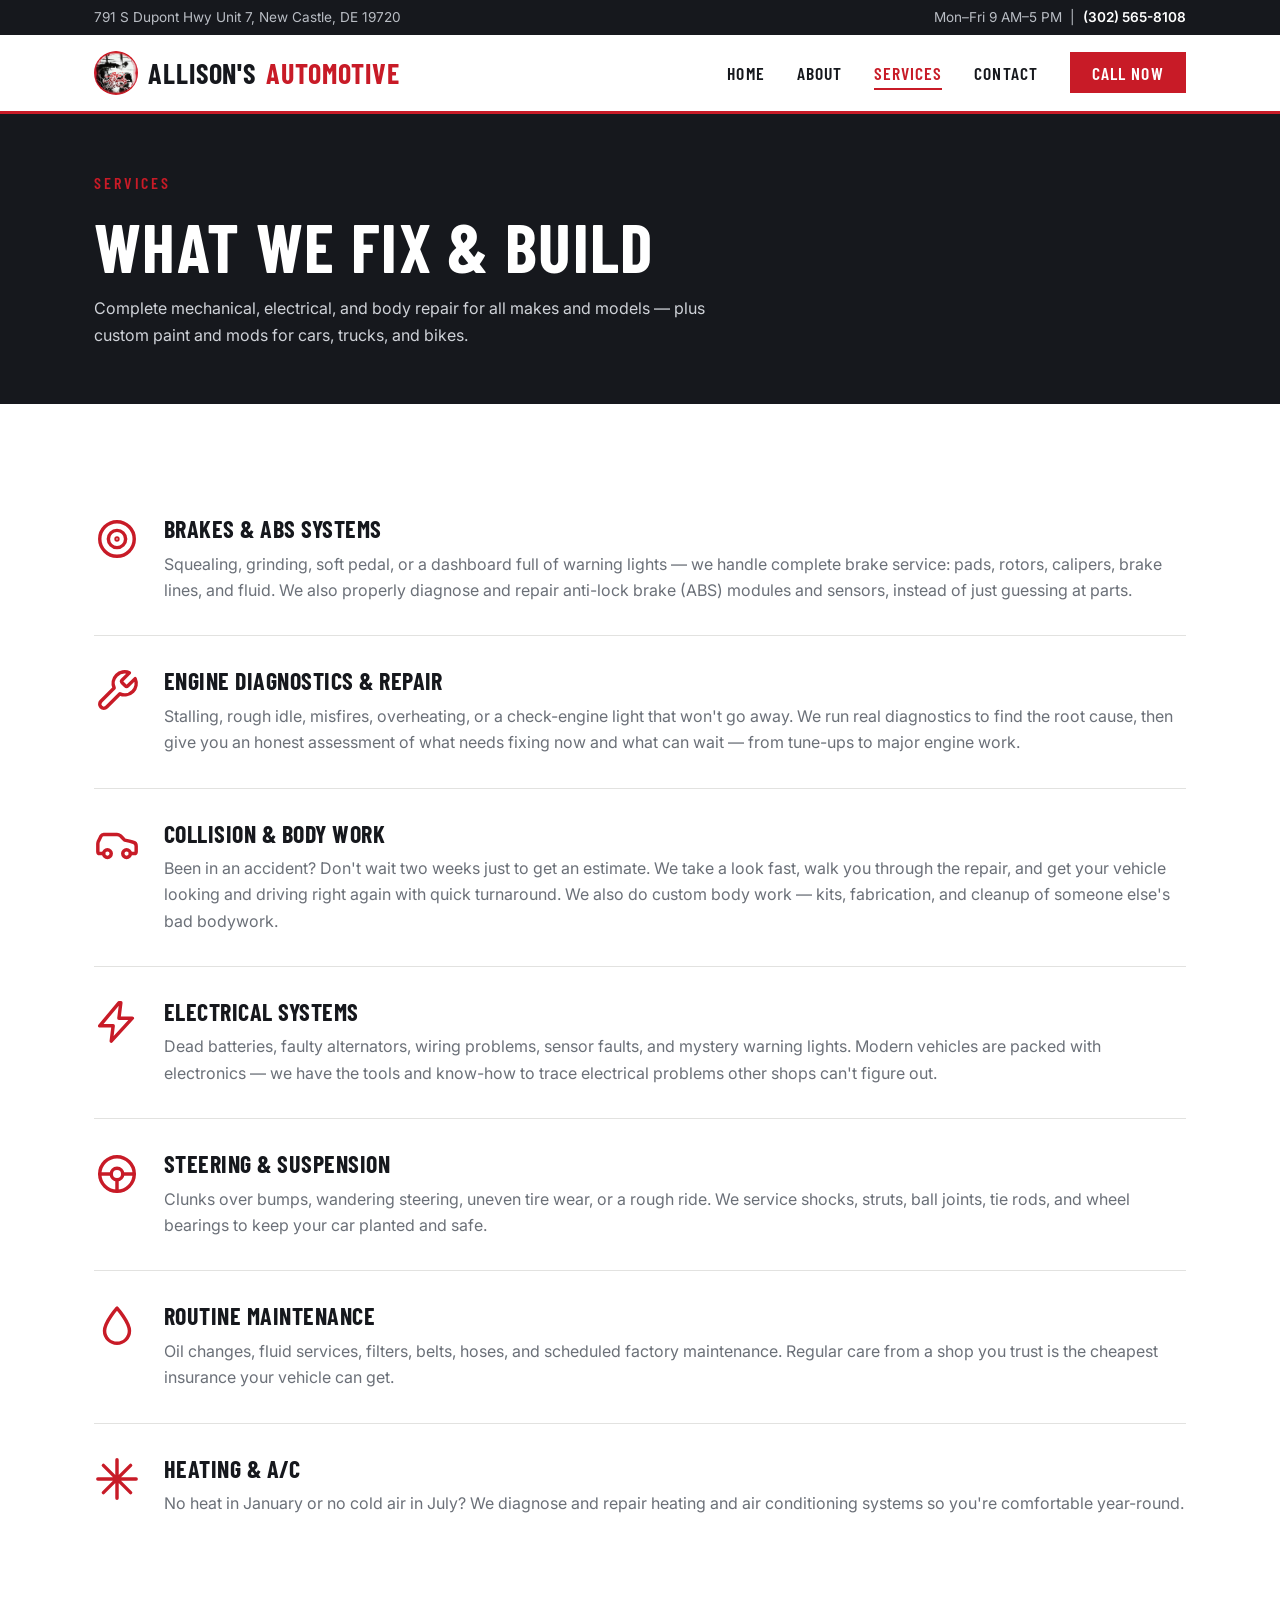
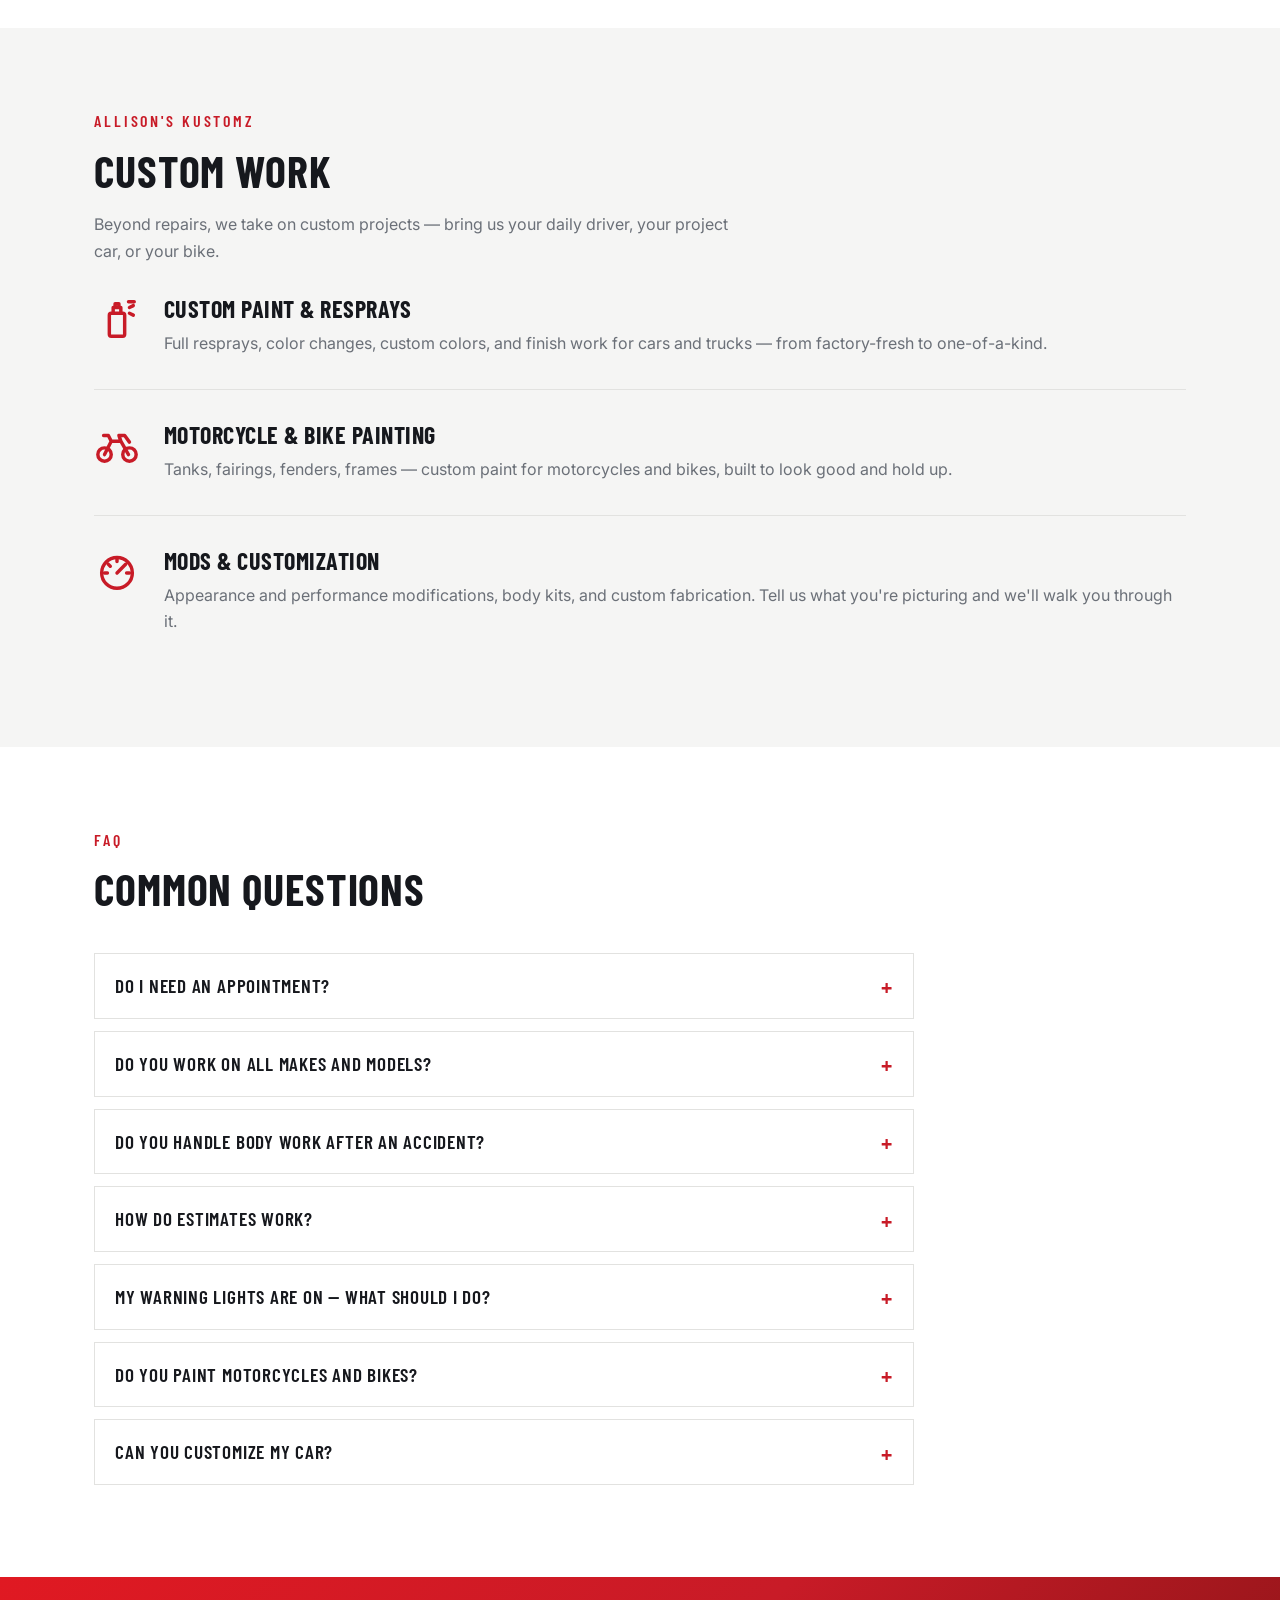
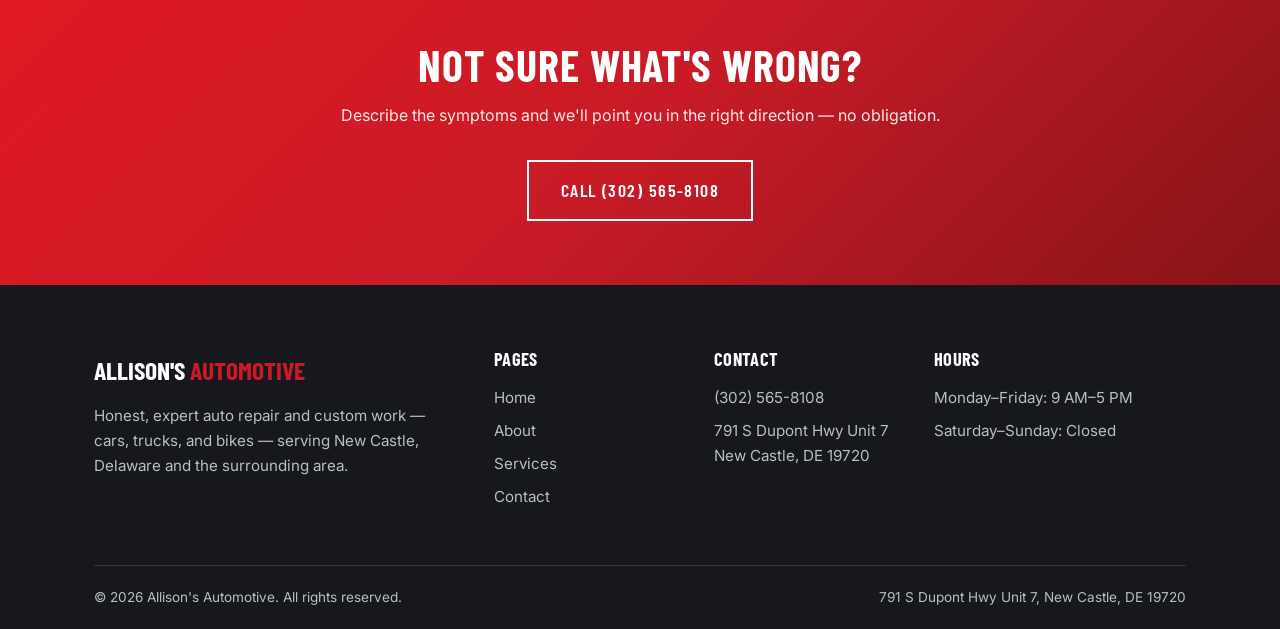
<file: services.html>
<!DOCTYPE html>
<html lang="en">
<head>
  <meta charset="UTF-8">
  <meta name="viewport" content="width=device-width, initial-scale=1.0">
  <title>Services | Allison's Automotive — Repair, Body Work &amp; Customs in New Castle, DE</title>
  <meta name="description" content="Brakes, ABS diagnostics, engine repair, electrical, suspension, routine maintenance, collision and body work, plus custom paint and mods for cars and bikes. Call (302) 565-8108.">
  <link rel="canonical" href="https://REPLACE-WITH-DOMAIN.com/services.html">
  <meta property="og:type" content="website">
  <meta property="og:title" content="Services | Allison's Automotive — Repair, Body Work &amp; Customs in New Castle, DE">
  <meta property="og:description" content="Complete auto repair plus custom paint, mods, and body work for cars, trucks, and motorcycles in New Castle, DE.">
  <meta property="og:url" content="https://REPLACE-WITH-DOMAIN.com/services.html">
  <meta property="og:image" content="https://REPLACE-WITH-DOMAIN.com/images/logo.jpg">
  <meta property="og:locale" content="en_US">
  <meta name="twitter:card" content="summary">
  <meta name="theme-color" content="#16181d">
  <link rel="icon" href="favicon.svg" type="image/svg+xml">
  <link rel="preconnect" href="https://fonts.googleapis.com">
  <link rel="preconnect" href="https://fonts.gstatic.com" crossorigin>
  <link href="https://fonts.googleapis.com/css2?family=Barlow+Condensed:wght@600;700&family=Inter:wght@400;600&display=swap" rel="stylesheet">
  <link rel="stylesheet" href="css/styles.css">
  <script type="application/ld+json">
  {
    "@context": "https://schema.org",
    "@type": "FAQPage",
    "mainEntity": [
      {
        "@type": "Question",
        "name": "Do I need an appointment?",
        "acceptedAnswer": {
          "@type": "Answer",
          "text": "Calling ahead at (302) 565-8108 is the best way to get scheduled quickly. We're open Monday through Friday, 9 AM to 5 PM, and we work hard to get vehicles in fast — often much sooner than other shops in the area."
        }
      },
      {
        "@type": "Question",
        "name": "Do you work on all makes and models?",
        "acceptedAnswer": {
          "@type": "Answer",
          "text": "Yes — we service both domestic and import vehicles, from routine maintenance to complex diagnostics."
        }
      },
      {
        "@type": "Question",
        "name": "Do you handle body work after an accident?",
        "acceptedAnswer": {
          "@type": "Answer",
          "text": "Yes. We handle collision and body repair, and unlike many shops we won't make you wait weeks just to have your vehicle looked at."
        }
      },
      {
        "@type": "Question",
        "name": "How do estimates work?",
        "acceptedAnswer": {
          "@type": "Answer",
          "text": "We diagnose the problem first, explain what's wrong in plain language, and give you an honest price before any work begins. No surprise charges."
        }
      },
      {
        "@type": "Question",
        "name": "My warning lights are on — what should I do?",
        "acceptedAnswer": {
          "@type": "Answer",
          "text": "Don't panic, but don't ignore it either. Give us a call and describe what you're seeing — we'll tell you whether it's safe to drive in or whether you should have the vehicle towed."
        }
      },
      {
        "@type": "Question",
        "name": "Do you paint motorcycles and bikes?",
        "acceptedAnswer": {
          "@type": "Answer",
          "text": "Yes — custom paint for tanks, fairings, fenders, and frames is one of our specialties. Bring the bike or just the parts, and tell us what you're picturing."
        }
      },
      {
        "@type": "Question",
        "name": "Can you customize my car?",
        "acceptedAnswer": {
          "@type": "Answer",
          "text": "Absolutely. Custom paint, body kits, appearance and performance mods, and custom fabrication — from a single upgrade to a full build. Call us to talk through your project."
        }
      }
    ]
  }
  </script>
</head>
<body>

  <a class="skip-link" href="#main">Skip to content</a>

  <div class="topbar">
    <div class="container">
      <span>791 S Dupont Hwy Unit 7, New Castle, DE 19720</span>
      <span>Mon–Fri 9 AM–5 PM &nbsp;|&nbsp; <a href="tel:+13025658108">(302) 565-8108</a></span>
    </div>
  </div>

  <header class="site-header">
    <div class="container">
      <a href="index.html" class="logo"><img src="images/logo.jpg" alt="" class="logo-img">Allison's <span>Automotive</span></a>
      <button class="nav-toggle" aria-label="Toggle navigation" aria-expanded="false">
        <span></span><span></span><span></span>
      </button>
      <nav class="main-nav">
        <ul>
          <li><a href="index.html">Home</a></li>
          <li><a href="about.html">About</a></li>
          <li><a href="services.html">Services</a></li>
          <li><a href="contact.html">Contact</a></li>
          <li><a href="tel:+13025658108" class="nav-cta">Call Now</a></li>
        </ul>
      </nav>
    </div>
  </header>

  <main id="main">

    <section class="page-hero">
      <div class="container">
        <span class="eyebrow">Services</span>
        <h1>What We Fix &amp; Build</h1>
        <p>Complete mechanical, electrical, and body repair for all makes and models — plus custom paint and mods for cars, trucks, and bikes.</p>
      </div>
    </section>

    <section class="section">
      <div class="container">

        <div class="service-row reveal">
          <svg class="icon-svg" viewBox="0 0 24 24" aria-hidden="true"><circle cx="12" cy="12" r="9"/><circle cx="12" cy="12" r="4.5"/><circle cx="12" cy="12" r="0.5"/></svg>
          <div>
            <h3>Brakes &amp; ABS Systems</h3>
            <p>Squealing, grinding, soft pedal, or a dashboard full of warning lights — we handle complete brake service: pads, rotors, calipers, brake lines, and fluid. We also properly diagnose and repair anti-lock brake (ABS) modules and sensors, instead of just guessing at parts.</p>
          </div>
        </div>

        <div class="service-row reveal">
          <svg class="icon-svg" viewBox="0 0 24 24" aria-hidden="true"><path d="M14.7 6.3a1 1 0 0 0 0 1.4l1.6 1.6a1 1 0 0 0 1.4 0l3.77-3.77a6 6 0 0 1-7.94 7.94l-6.91 6.91a2.12 2.12 0 0 1-3-3l6.91-6.91a6 6 0 0 1 7.94-7.94l-3.76 3.76z"/></svg>
          <div>
            <h3>Engine Diagnostics &amp; Repair</h3>
            <p>Stalling, rough idle, misfires, overheating, or a check-engine light that won't go away. We run real diagnostics to find the root cause, then give you an honest assessment of what needs fixing now and what can wait — from tune-ups to major engine work.</p>
          </div>
        </div>

        <div class="service-row reveal">
          <svg class="icon-svg" viewBox="0 0 24 24" aria-hidden="true"><path d="M19 17h2c.6 0 1-.4 1-1v-3c0-.9-.7-1.7-1.5-1.9C18.7 10.6 16 10 16 10s-1.3-1.4-2.2-2.3c-.5-.4-1.1-.7-1.8-.7H5c-.6 0-1.1.4-1.4.9l-1.4 2.9A3.7 3.7 0 0 0 2 12v4c0 .6.4 1 1 1h2"/><circle cx="7" cy="17" r="2"/><circle cx="17" cy="17" r="2"/></svg>
          <div>
            <h3>Collision &amp; Body Work</h3>
            <p>Been in an accident? Don't wait two weeks just to get an estimate. We take a look fast, walk you through the repair, and get your vehicle looking and driving right again with quick turnaround. We also do custom body work — kits, fabrication, and cleanup of someone else's bad bodywork.</p>
          </div>
        </div>

        <div class="service-row reveal">
          <svg class="icon-svg" viewBox="0 0 24 24" aria-hidden="true"><path d="M13 2 3 14h7l-1 8 11-12h-7l1-8z"/></svg>
          <div>
            <h3>Electrical Systems</h3>
            <p>Dead batteries, faulty alternators, wiring problems, sensor faults, and mystery warning lights. Modern vehicles are packed with electronics — we have the tools and know-how to trace electrical problems other shops can't figure out.</p>
          </div>
        </div>

        <div class="service-row reveal">
          <svg class="icon-svg" viewBox="0 0 24 24" aria-hidden="true"><circle cx="12" cy="12" r="9"/><circle cx="12" cy="12" r="3"/><path d="M12 15v6M3 12h6M15 12h6"/></svg>
          <div>
            <h3>Steering &amp; Suspension</h3>
            <p>Clunks over bumps, wandering steering, uneven tire wear, or a rough ride. We service shocks, struts, ball joints, tie rods, and wheel bearings to keep your car planted and safe.</p>
          </div>
        </div>

        <div class="service-row reveal">
          <svg class="icon-svg" viewBox="0 0 24 24" aria-hidden="true"><path d="M12 2.7S5.5 10 5.5 14.5a6.5 6.5 0 0 0 13 0C18.5 10 12 2.7 12 2.7z"/></svg>
          <div>
            <h3>Routine Maintenance</h3>
            <p>Oil changes, fluid services, filters, belts, hoses, and scheduled factory maintenance. Regular care from a shop you trust is the cheapest insurance your vehicle can get.</p>
          </div>
        </div>

        <div class="service-row reveal">
          <svg class="icon-svg" viewBox="0 0 24 24" aria-hidden="true"><path d="M12 2v20M4.9 4.9l14.2 14.2M2 12h20M19.1 4.9 4.9 19.1"/></svg>
          <div>
            <h3>Heating &amp; A/C</h3>
            <p>No heat in January or no cold air in July? We diagnose and repair heating and air conditioning systems so you're comfortable year-round.</p>
          </div>
        </div>

      </div>
    </section>

    <section class="section section-alt">
      <div class="container">
        <span class="eyebrow">Allison's KustomZ</span>
        <h2>Custom Work</h2>
        <p class="section-intro">Beyond repairs, we take on custom projects — bring us your daily driver, your project car, or your bike.</p>

        <div class="service-row reveal">
          <svg class="icon-svg" viewBox="0 0 24 24" aria-hidden="true"><rect x="8" y="9" width="8" height="12" rx="1"/><path d="M10 9V6h4v3M11 6V4h2v2M18 3h3M18.5 6l2-1M18.5 9l2 1"/></svg>
          <div>
            <h3>Custom Paint &amp; Resprays</h3>
            <p>Full resprays, color changes, custom colors, and finish work for cars and trucks — from factory-fresh to one-of-a-kind.</p>
          </div>
        </div>

        <div class="service-row reveal">
          <svg class="icon-svg" viewBox="0 0 24 24" aria-hidden="true"><circle cx="5.5" cy="17" r="3.5"/><circle cx="18.5" cy="17" r="3.5"/><path d="M5.5 17l3.5-7h5l4 7M9 10l-1.5-3H5M14 10l-1-3h3l2.5 3.5"/></svg>
          <div>
            <h3>Motorcycle &amp; Bike Painting</h3>
            <p>Tanks, fairings, fenders, frames — custom paint for motorcycles and bikes, built to look good and hold up.</p>
          </div>
        </div>

        <div class="service-row reveal" style="border-bottom:none;">
          <svg class="icon-svg" viewBox="0 0 24 24" aria-hidden="true"><circle cx="12" cy="13" r="8"/><path d="M12 13l4.5-4.5M12 5.5V7M5.5 13H7M17 13h1.5M7.4 8.4l1.1 1.1"/></svg>
          <div>
            <h3>Mods &amp; Customization</h3>
            <p>Appearance and performance modifications, body kits, and custom fabrication. Tell us what you're picturing and we'll walk you through it.</p>
          </div>
        </div>

      </div>
    </section>

    <section class="section">
      <div class="container">
        <span class="eyebrow">FAQ</span>
        <h2>Common Questions</h2>
        <div class="faq-list">
          <details class="faq-item">
            <summary>Do I need an appointment?</summary>
            <div class="faq-body">Calling ahead at <a href="tel:+13025658108">(302) 565-8108</a> is the best way to get scheduled quickly. We're open Monday–Friday, 9 AM–5 PM, and we work hard to get vehicles in fast — often much sooner than other shops in the area.</div>
          </details>
          <details class="faq-item">
            <summary>Do you work on all makes and models?</summary>
            <div class="faq-body">Yes — we service both domestic and import vehicles, from routine maintenance to complex diagnostics.</div>
          </details>
          <details class="faq-item">
            <summary>Do you handle body work after an accident?</summary>
            <div class="faq-body">Yes. We handle collision and body repair, and unlike many shops we won't make you wait weeks just to have your vehicle looked at.</div>
          </details>
          <details class="faq-item">
            <summary>How do estimates work?</summary>
            <div class="faq-body">We diagnose the problem first, explain what's wrong in plain language, and give you an honest price before any work begins. No surprise charges.</div>
          </details>
          <details class="faq-item">
            <summary>My warning lights are on — what should I do?</summary>
            <div class="faq-body">Don't panic, but don't ignore it either. Give us a call and describe what you're seeing — we'll tell you whether it's safe to drive in or whether you should have the vehicle towed.</div>
          </details>
          <details class="faq-item">
            <summary>Do you paint motorcycles and bikes?</summary>
            <div class="faq-body">Yes — custom paint for tanks, fairings, fenders, and frames is one of our specialties. Bring the bike or just the parts, and tell us what you're picturing.</div>
          </details>
          <details class="faq-item">
            <summary>Can you customize my car?</summary>
            <div class="faq-body">Absolutely. Custom paint, body kits, appearance and performance mods, and custom fabrication — from a single upgrade to a full build. Call us to talk through your project.</div>
          </details>
        </div>
      </div>
    </section>

    <section class="cta-banner">
      <div class="container">
        <h2>Not Sure What's Wrong?</h2>
        <p>Describe the symptoms and we'll point you in the right direction — no obligation.</p>
        <a href="tel:+13025658108" class="btn btn-outline">Call (302) 565-8108</a>
      </div>
    </section>

  </main>

  <footer class="site-footer">
    <div class="container">
      <div class="footer-grid">
        <div>
          <div class="footer-logo">Allison's <span>Automotive</span></div>
          <p>Honest, expert auto repair and custom work — cars, trucks, and bikes — serving New Castle, Delaware and the surrounding area.</p>
        </div>
        <div>
          <h4>Pages</h4>
          <ul>
            <li><a href="index.html">Home</a></li>
            <li><a href="about.html">About</a></li>
            <li><a href="services.html">Services</a></li>
            <li><a href="contact.html">Contact</a></li>
          </ul>
        </div>
        <div>
          <h4>Contact</h4>
          <ul>
            <li><a href="tel:+13025658108">(302) 565-8108</a></li>
            <li>791 S Dupont Hwy Unit 7<br>New Castle, DE 19720</li>
          </ul>
        </div>
        <div>
          <h4>Hours</h4>
          <ul>
            <li>Monday–Friday: 9 AM–5 PM</li>
            <li>Saturday–Sunday: Closed</li>
          </ul>
        </div>
      </div>
      <div class="footer-bottom">
        <span>&copy; <span id="year"></span> Allison's Automotive. All rights reserved.</span>
        <span>791 S Dupont Hwy Unit 7, New Castle, DE 19720</span>
      </div>
    </div>
  </footer>

  <div class="mobile-call-bar">
    <a href="tel:+13025658108">Call (302) 565-8108</a>
  </div>

  <script src="js/main.js"></script>
</body>
</html>
</file>
<file: css/styles.css>
/* ==========================================================================
   Allison's Automotive — main stylesheet
   Bold & professional: charcoal base, racing-red accent, condensed headings
   ========================================================================== */

:root {
  --color-dark: #16181d;
  --color-dark-2: #22252c;
  /* Reds sampled from the Allison's Automotive KustomZ logo */
  --color-accent: #c81b27;
  --color-accent-bright: #e01922;
  --color-accent-dark: #861416;
  --color-light: #f5f5f4;
  --color-white: #ffffff;
  --color-gray: #6b7078;
  --color-border: #e2e2e0;
  --font-heading: "Barlow Condensed", "Arial Narrow", sans-serif;
  --font-body: "Inter", "Segoe UI", Arial, sans-serif;
  --max-width: 1140px;
}

* {
  margin: 0;
  padding: 0;
  box-sizing: border-box;
}

html {
  scroll-behavior: smooth;
}

body {
  font-family: var(--font-body);
  color: var(--color-dark);
  background: var(--color-white);
  line-height: 1.65;
  font-size: 1rem;
}

img {
  max-width: 100%;
  display: block;
}

a {
  color: var(--color-accent);
  text-decoration: none;
}

.container {
  max-width: var(--max-width);
  margin: 0 auto;
  padding: 0 1.5rem;
}

/* ---------- Typography ---------- */

h1, h2, h3, h4 {
  font-family: var(--font-heading);
  font-weight: 700;
  line-height: 1.1;
  text-transform: uppercase;
  letter-spacing: 0.02em;
}

h1 { font-size: clamp(2.5rem, 6vw, 4.25rem); }
h2 { font-size: clamp(2rem, 4vw, 2.75rem); }
h3 { font-size: 1.5rem; }

.eyebrow {
  display: inline-block;
  font-family: var(--font-heading);
  font-size: 1rem;
  font-weight: 600;
  text-transform: uppercase;
  letter-spacing: 0.18em;
  color: var(--color-accent);
  margin-bottom: 0.75rem;
}

.section-intro {
  max-width: 640px;
  color: var(--color-gray);
  margin-top: 1rem;
}

/* ---------- Buttons ---------- */

.btn {
  display: inline-block;
  font-family: var(--font-heading);
  font-size: 1.125rem;
  font-weight: 600;
  text-transform: uppercase;
  letter-spacing: 0.08em;
  padding: 0.85rem 2rem;
  border: 2px solid transparent;
  cursor: pointer;
  transition: background 0.2s ease, color 0.2s ease, border-color 0.2s ease,
    transform 0.2s ease, box-shadow 0.2s ease;
}

.btn:hover {
  transform: translateY(-2px);
  box-shadow: 0 10px 24px rgba(0, 0, 0, 0.18);
}

.btn:active {
  transform: translateY(0);
  box-shadow: none;
}

.btn-primary {
  background: linear-gradient(135deg, var(--color-accent-bright), var(--color-accent) 55%, var(--color-accent-dark));
  color: var(--color-white);
}

.btn-primary:hover {
  background: var(--color-accent-dark);
}

.btn-outline {
  background: transparent;
  color: var(--color-white);
  border-color: var(--color-white);
}

.btn-outline:hover {
  background: var(--color-white);
  color: var(--color-dark);
}

.btn-outline-dark {
  background: transparent;
  color: var(--color-dark);
  border-color: var(--color-dark);
}

.btn-outline-dark:hover {
  background: var(--color-dark);
  color: var(--color-white);
}

/* ---------- Top bar ---------- */

.topbar {
  background: var(--color-dark);
  color: #b9bdc4;
  font-size: 0.85rem;
  padding: 0.4rem 0;
}

.topbar .container {
  display: flex;
  justify-content: space-between;
  gap: 1rem;
  flex-wrap: wrap;
}

.topbar a {
  color: var(--color-white);
  font-weight: 600;
}

/* ---------- Header / nav ---------- */

.site-header {
  background: var(--color-white);
  border-bottom: 3px solid var(--color-accent);
  position: sticky;
  top: 0;
  z-index: 100;
}

.site-header .container {
  display: flex;
  align-items: center;
  justify-content: space-between;
  padding-top: 1rem;
  padding-bottom: 1rem;
  gap: 1rem;
}

.logo {
  display: inline-flex;
  align-items: center;
  gap: 0.65rem;
  font-family: var(--font-heading);
  font-size: 1.75rem;
  font-weight: 700;
  text-transform: uppercase;
  letter-spacing: 0.03em;
  color: var(--color-dark);
  line-height: 1;
}

.logo-img {
  width: 44px;
  height: 44px;
  border-radius: 50%;
  flex-shrink: 0;
}

.logo span {
  color: var(--color-accent);
}

.main-nav ul {
  display: flex;
  list-style: none;
  gap: 2rem;
  align-items: center;
}

.main-nav a {
  position: relative;
  font-family: var(--font-heading);
  font-size: 1.1rem;
  font-weight: 600;
  text-transform: uppercase;
  letter-spacing: 0.06em;
  color: var(--color-dark);
  padding: 0.25rem 0;
  transition: color 0.2s ease;
}

/* Underline that grows from the left on hover */
.main-nav a::after {
  content: "";
  position: absolute;
  left: 0;
  right: 0;
  bottom: -2px;
  height: 2px;
  background: var(--color-accent);
  transform: scaleX(0);
  transform-origin: left;
  transition: transform 0.25s ease;
}

.main-nav a:hover,
.main-nav a.active {
  color: var(--color-accent);
}

.main-nav a:hover::after,
.main-nav a.active::after {
  transform: scaleX(1);
}

.main-nav .nav-cta::after {
  display: none;
}

.nav-cta {
  background: var(--color-accent);
  color: var(--color-white) !important;
  padding: 0.6rem 1.4rem !important;
  border-bottom: none !important;
}

.nav-cta:hover {
  background: var(--color-accent-dark);
}

.nav-toggle {
  display: none;
  background: none;
  border: none;
  cursor: pointer;
  padding: 0.5rem;
}

.nav-toggle span {
  display: block;
  width: 26px;
  height: 3px;
  background: var(--color-dark);
  margin: 5px 0;
  transition: transform 0.25s ease, opacity 0.25s ease;
}

/* ---------- Hero ---------- */

.hero {
  position: relative;
  overflow: hidden;
  background: var(--color-dark);
  color: var(--color-white);
  padding: 5.5rem 0 5rem;
}

/* The logo's black & white shop artwork, blown up as a faint background texture */
.hero::before {
  content: "";
  position: absolute;
  inset: -10%;
  background: url("../images/logo.jpg") center 30% / cover no-repeat;
  filter: grayscale(1) contrast(1.2) brightness(0.9);
  opacity: 0.12;
}

.hero::after {
  content: "";
  position: absolute;
  inset: 0;
  background: linear-gradient(105deg, rgba(22, 24, 29, 0.65) 45%, rgba(134, 20, 22, 0.35));
}

.hero .container {
  position: relative;
  z-index: 1;
}

.hero-grid {
  display: grid;
  grid-template-columns: 1.3fr 0.7fr;
  gap: 3.5rem;
  align-items: center;
}

.hero-logo img {
  width: 100%;
  max-width: 360px;
  margin-left: auto;
  border-radius: 50%;
  box-shadow:
    0 24px 60px rgba(0, 0, 0, 0.55),
    0 0 0 6px rgba(200, 27, 39, 0.25),
    0 0 90px rgba(200, 27, 39, 0.3);
}

.hero h1 span {
  color: var(--color-accent);
}

.hero p.lead {
  font-size: 1.25rem;
  color: #cfd2d8;
  margin: 1.5rem 0 2.25rem;
  max-width: 600px;
}

.hero-actions {
  display: flex;
  gap: 1rem;
  flex-wrap: wrap;
}

.hero-rating {
  display: inline-flex;
  align-items: center;
  gap: 0.6rem;
  margin-top: 2.5rem;
  font-size: 0.95rem;
  color: #cfd2d8;
}

.hero-rating .stars {
  color: #f4b400;
  font-size: 1.1rem;
  letter-spacing: 0.1em;
}

.hero-rating-text {
  display: inline-block;
  min-height: 3em;
}

.hero-quote {
  transition: opacity 0.4s ease;
}

.hero-quote.fading {
  opacity: 0;
}

/* Page hero (interior pages) */

.page-hero {
  background: var(--color-dark);
  color: var(--color-white);
  padding: 3.5rem 0;
}

.page-hero p {
  color: #cfd2d8;
  max-width: 640px;
  margin-top: 0.75rem;
}

/* ---------- Trust strip ---------- */

.trust-strip {
  background: linear-gradient(135deg, var(--color-accent-bright), var(--color-accent) 50%, var(--color-accent-dark));
  color: var(--color-white);
}

.trust-strip .container {
  display: grid;
  grid-template-columns: repeat(3, 1fr);
  gap: 1rem;
  padding-top: 1.25rem;
  padding-bottom: 1.25rem;
  text-align: center;
}

.trust-strip strong {
  display: block;
  font-family: var(--font-heading);
  font-size: 1.25rem;
  text-transform: uppercase;
  letter-spacing: 0.05em;
}

.trust-strip small {
  opacity: 0.85;
}

/* ---------- Sections ---------- */

.section {
  padding: 5rem 0;
}

.section-alt {
  background: var(--color-light);
}

.section-dark {
  background: var(--color-dark);
  color: var(--color-white);
}

.section-dark .section-intro {
  color: #b9bdc4;
}

/* ---------- Service cards ---------- */

.card-grid {
  display: grid;
  grid-template-columns: repeat(3, 1fr);
  gap: 1.5rem;
  margin-top: 3rem;
}

.card {
  background: var(--color-white);
  border: 1px solid var(--color-border);
  border-top: 4px solid var(--color-accent);
  padding: 2rem 1.75rem;
}

.card h3 {
  margin-bottom: 0.75rem;
}

.card p {
  color: var(--color-gray);
  font-size: 0.95rem;
}

.card .icon {
  font-size: 2rem;
  margin-bottom: 1rem;
  display: block;
}

/* ---------- Split layout (why choose us / about) ---------- */

.split {
  display: grid;
  grid-template-columns: 1fr 1fr;
  gap: 4rem;
  align-items: center;
  margin-top: 3rem;
}

.split-content h2 {
  margin-bottom: 1rem;
}

.checklist {
  list-style: none;
  margin-top: 1.5rem;
}

.checklist li {
  padding-left: 2rem;
  position: relative;
  margin-bottom: 0.9rem;
}

.checklist li::before {
  content: "✓";
  position: absolute;
  left: 0;
  color: var(--color-accent);
  font-weight: 700;
  font-size: 1.1rem;
}

.stat-panel {
  background: var(--color-dark);
  color: var(--color-white);
  padding: 3rem 2.5rem;
  display: grid;
  gap: 2rem;
}

.stat-panel .stat strong {
  display: block;
  font-family: var(--font-heading);
  font-size: 3rem;
  color: var(--color-accent);
  line-height: 1;
}

.stat-panel .stat span {
  color: #b9bdc4;
  font-size: 0.95rem;
}

/* ---------- Testimonials ---------- */

.testimonial-grid {
  display: grid;
  grid-template-columns: repeat(3, 1fr);
  gap: 1.5rem;
  margin-top: 3rem;
}

.testimonial {
  background: var(--color-dark-2);
  padding: 2rem 1.75rem;
  border-left: 4px solid var(--color-accent);
}

.testimonial .stars {
  color: #f4b400;
  letter-spacing: 0.15em;
  margin-bottom: 1rem;
}

.testimonial p {
  font-style: italic;
  color: #d8dade;
  font-size: 0.97rem;
}

.testimonial cite {
  display: block;
  margin-top: 1.25rem;
  font-style: normal;
  font-family: var(--font-heading);
  font-size: 1.05rem;
  text-transform: uppercase;
  letter-spacing: 0.08em;
}

/* ---------- CTA banner ---------- */

.cta-banner {
  background: linear-gradient(135deg, var(--color-accent-bright), var(--color-accent) 50%, var(--color-accent-dark));
  color: var(--color-white);
  text-align: center;
  padding: 4rem 0;
}

.cta-banner h2 {
  margin-bottom: 0.75rem;
}

.cta-banner p {
  margin-bottom: 2rem;
  opacity: 0.9;
}

.cta-banner .btn-outline:hover {
  color: var(--color-accent);
}

/* ---------- Hours table ---------- */

.hours-table {
  width: 100%;
  border-collapse: collapse;
  margin-top: 1.5rem;
}

.hours-table td {
  padding: 0.65rem 0;
  border-bottom: 1px solid var(--color-border);
}

.hours-table td:last-child {
  text-align: right;
  font-weight: 600;
}

.hours-table .closed td:last-child {
  color: var(--color-accent);
}

.section-dark .hours-table td {
  border-bottom-color: #33363e;
}

/* ---------- Services page detail rows ---------- */

.service-row {
  display: grid;
  grid-template-columns: auto 1fr;
  gap: 1.5rem;
  padding: 2rem 0;
  border-bottom: 1px solid var(--color-border);
}

.service-row:last-child {
  border-bottom: none;
}

.service-row .icon {
  font-size: 2.25rem;
  line-height: 1;
}

.service-row h3 {
  margin-bottom: 0.5rem;
}

.service-row p {
  color: var(--color-gray);
}

/* ---------- Contact page ---------- */

.contact-grid {
  display: grid;
  grid-template-columns: 1fr 1.2fr;
  gap: 3.5rem;
  margin-top: 3rem;
}

.contact-info h3 {
  margin-bottom: 0.5rem;
  margin-top: 2rem;
}

.contact-info h3:first-child {
  margin-top: 0;
}

.contact-info a.big-link {
  font-family: var(--font-heading);
  font-size: 1.6rem;
  font-weight: 700;
}

.contact-form {
  background: var(--color-light);
  padding: 2.5rem;
}

.contact-form h3 {
  margin-bottom: 1.5rem;
}

.form-group {
  margin-bottom: 1.25rem;
}

.form-group label {
  display: block;
  font-weight: 600;
  font-size: 0.9rem;
  margin-bottom: 0.4rem;
}

.form-group input,
.form-group select,
.form-group textarea {
  width: 100%;
  padding: 0.75rem 0.9rem;
  border: 1px solid #c9c9c6;
  font-family: var(--font-body);
  font-size: 1rem;
  background: var(--color-white);
}

.form-group input:focus,
.form-group select:focus,
.form-group textarea:focus {
  outline: 2px solid var(--color-accent);
  outline-offset: -1px;
}

.form-note {
  font-size: 0.85rem;
  color: var(--color-gray);
  margin-top: 1rem;
}

.map-embed {
  margin-top: 4rem;
}

.map-embed iframe {
  width: 100%;
  height: 420px;
  border: 0;
  display: block;
}

/* ---------- Footer ---------- */

.site-footer {
  background: var(--color-dark);
  color: #b9bdc4;
  padding: 4rem 0 0;
  font-size: 0.95rem;
}

.footer-grid {
  display: grid;
  grid-template-columns: 2fr 1fr 1fr 1.4fr;
  gap: 2.5rem;
  padding-bottom: 3rem;
}

.site-footer h4 {
  color: var(--color-white);
  font-size: 1.15rem;
  margin-bottom: 1rem;
}

.site-footer ul {
  list-style: none;
}

.site-footer li {
  margin-bottom: 0.5rem;
}

.site-footer a {
  color: #b9bdc4;
}

.site-footer a:hover {
  color: var(--color-white);
}

.footer-logo {
  font-family: var(--font-heading);
  font-size: 1.6rem;
  font-weight: 700;
  text-transform: uppercase;
  color: var(--color-white);
  margin-bottom: 0.75rem;
}

.footer-logo span {
  color: var(--color-accent);
}

.footer-bottom {
  border-top: 1px solid #33363e;
  padding: 1.25rem 0;
  font-size: 0.85rem;
  display: flex;
  justify-content: space-between;
  flex-wrap: wrap;
  gap: 0.5rem;
}

/* ---------- Responsive ---------- */

@media (max-width: 900px) {
  .hero-grid {
    grid-template-columns: 1fr;
    gap: 2.5rem;
  }

  .hero-logo img {
    max-width: 240px;
    margin: 0 auto;
  }

  .card-grid,
  .testimonial-grid {
    grid-template-columns: 1fr 1fr;
  }

  .split,
  .contact-grid {
    grid-template-columns: 1fr;
    gap: 2.5rem;
  }

  .footer-grid {
    grid-template-columns: 1fr 1fr;
  }
}

/* ---------- Skip link (a11y) ---------- */

.skip-link {
  position: absolute;
  left: -9999px;
  top: 0;
  background: var(--color-accent);
  color: var(--color-white);
  padding: 0.6rem 1.2rem;
  z-index: 300;
  font-weight: 600;
}

.skip-link:focus {
  left: 0;
}

/* ---------- SVG icons ---------- */

.icon-svg {
  width: 42px;
  height: 42px;
  stroke: var(--color-accent);
  fill: none;
  stroke-width: 1.8;
  stroke-linecap: round;
  stroke-linejoin: round;
  margin-bottom: 1rem;
  display: block;
}

.service-row .icon-svg {
  width: 46px;
  height: 46px;
  margin-bottom: 0;
}

/* ---------- Card hover lift ---------- */

.card {
  transition: transform 0.25s ease, box-shadow 0.25s ease;
}

.card:hover {
  transform: translateY(-5px);
  box-shadow: 0 14px 30px rgba(0, 0, 0, 0.1);
}

/* ---------- Scroll reveal ---------- */

.reveal {
  opacity: 0;
  transform: translateY(20px);
  transition: opacity 0.6s ease, transform 0.6s ease;
}

.reveal.visible {
  opacity: 1;
  transform: none;
}

@media (prefers-reduced-motion: reduce) {
  .reveal {
    opacity: 1;
    transform: none;
    transition: none;
  }
}

/* ---------- Accurate star rating ---------- */

.stars .star-empty {
  color: #7a7d84;
}

/* ---------- FAQ ---------- */

.faq-list {
  margin-top: 2.5rem;
  max-width: 820px;
}

details.faq-item {
  border: 1px solid var(--color-border);
  background: var(--color-white);
  margin-bottom: 0.75rem;
}

.faq-item summary {
  cursor: pointer;
  font-family: var(--font-heading);
  font-size: 1.2rem;
  font-weight: 600;
  text-transform: uppercase;
  letter-spacing: 0.04em;
  padding: 1rem 1.25rem;
  list-style: none;
  display: flex;
  justify-content: space-between;
  align-items: center;
  gap: 1rem;
}

.faq-item summary::-webkit-details-marker {
  display: none;
}

.faq-item summary::after {
  content: "+";
  color: var(--color-accent);
  font-size: 1.6rem;
  line-height: 1;
  flex-shrink: 0;
  transition: transform 0.3s ease;
}

.faq-item[open] summary::after {
  transform: rotate(45deg);
}

.faq-item .faq-body {
  padding: 0 1.25rem 1.25rem;
  color: var(--color-gray);
}

/* ---------- Google review link ---------- */

.google-review-link {
  display: inline-block;
  margin-top: 2.5rem;
  font-family: var(--font-heading);
  font-size: 1.1rem;
  font-weight: 600;
  text-transform: uppercase;
  letter-spacing: 0.06em;
  border-bottom: 2px solid var(--color-accent);
  padding-bottom: 0.15rem;
}

/* ---------- Mobile sticky call bar ---------- */

.mobile-call-bar {
  display: none;
}

@media (max-width: 680px) {
  .mobile-call-bar {
    display: block;
    position: fixed;
    bottom: 0;
    left: 0;
    right: 0;
    z-index: 200;
    background: linear-gradient(135deg, var(--color-accent-bright), var(--color-accent) 50%, var(--color-accent-dark));
    box-shadow: 0 -4px 14px rgba(0, 0, 0, 0.25);
  }

  .mobile-call-bar a {
    display: block;
    color: var(--color-white);
    text-align: center;
    padding: 1rem;
    font-family: var(--font-heading);
    font-size: 1.25rem;
    font-weight: 700;
    text-transform: uppercase;
    letter-spacing: 0.08em;
  }

  body {
    padding-bottom: 3.75rem;
  }
}

/* ---------- Premium motion ---------- */

@keyframes rise-in {
  from {
    opacity: 0;
    transform: translateY(24px);
  }
  to {
    opacity: 1;
    transform: none;
  }
}

/* Staggered hero entrance on page load */
.hero-content > * {
  animation: rise-in 0.7s cubic-bezier(0.22, 1, 0.36, 1) backwards;
}

.hero-content > *:nth-child(1) { animation-delay: 0.05s; }
.hero-content > *:nth-child(2) { animation-delay: 0.15s; }
.hero-content > *:nth-child(3) { animation-delay: 0.25s; }
.hero-content > *:nth-child(4) { animation-delay: 0.35s; }
.hero-content > *:nth-child(5) { animation-delay: 0.45s; }

.hero-logo {
  animation: rise-in 0.9s cubic-bezier(0.22, 1, 0.36, 1) 0.4s backwards;
}

/* Gentle idle float on the logo badge */
@keyframes gentle-float {
  0%, 100% { transform: translateY(0); }
  50% { transform: translateY(-8px); }
}

.hero-logo img {
  animation: gentle-float 7s ease-in-out 1.6s infinite;
}

/* Column-staggered scroll reveals */
.card-grid .reveal:nth-child(3n + 2),
.testimonial-grid .reveal:nth-child(3n + 2) {
  transition-delay: 0.1s;
}

.card-grid .reveal:nth-child(3n),
.testimonial-grid .reveal:nth-child(3n) {
  transition-delay: 0.2s;
}

/* Sticky header gains depth once the page scrolls */
.site-header {
  transition: box-shadow 0.3s ease;
}

.site-header.scrolled {
  box-shadow: 0 6px 20px rgba(0, 0, 0, 0.1);
}

/* Card icons nudge up with the hover lift */
.icon-svg {
  transition: transform 0.25s ease;
}

.card:hover .icon-svg {
  transform: translateY(-3px);
}

/* Hamburger morphs into an X */
.nav-toggle[aria-expanded="true"] span:nth-child(1) {
  transform: translateY(8px) rotate(45deg);
}

.nav-toggle[aria-expanded="true"] span:nth-child(2) {
  opacity: 0;
}

.nav-toggle[aria-expanded="true"] span:nth-child(3) {
  transform: translateY(-8px) rotate(-45deg);
}

/* Mobile menu drops in */
@keyframes menu-down {
  from {
    opacity: 0;
    transform: translateY(-8px);
  }
  to {
    opacity: 1;
    transform: none;
  }
}

.main-nav.open {
  animation: menu-down 0.25s ease;
}

/* Mobile call bar slides up on load */
@keyframes bar-up {
  from { transform: translateY(100%); }
  to { transform: none; }
}

.mobile-call-bar {
  animation: bar-up 0.5s cubic-bezier(0.22, 1, 0.36, 1) 0.5s backwards;
}

@media (prefers-reduced-motion: reduce) {
  .hero-content > *,
  .hero-logo,
  .hero-logo img,
  .main-nav.open,
  .mobile-call-bar {
    animation: none !important;
  }

  .btn,
  .card,
  .icon-svg,
  .site-header,
  .main-nav a::after,
  .faq-item summary::after {
    transition: none !important;
  }
}

/* ---------- Responsive ---------- */

@media (max-width: 680px) {
  .nav-toggle {
    display: block;
  }

  .main-nav {
    display: none;
    position: absolute;
    top: 100%;
    left: 0;
    right: 0;
    background: var(--color-white);
    border-bottom: 3px solid var(--color-accent);
    box-shadow: 0 12px 24px rgba(0, 0, 0, 0.12);
  }

  .main-nav.open {
    display: block;
  }

  .main-nav ul {
    flex-direction: column;
    gap: 0;
    padding: 1rem 1.5rem 1.5rem;
    align-items: stretch;
  }

  .main-nav li {
    border-bottom: 1px solid var(--color-border);
  }

  .main-nav li:last-child {
    border-bottom: none;
    margin-top: 1rem;
  }

  .main-nav a {
    display: block;
    padding: 0.9rem 0;
  }

  .nav-cta {
    text-align: center;
  }

  .card-grid,
  .testimonial-grid {
    grid-template-columns: 1fr;
  }

  .trust-strip .container {
    grid-template-columns: 1fr;
    gap: 0.75rem;
  }

  .hero {
    padding: 4rem 0 3.5rem;
  }

  .footer-grid {
    grid-template-columns: 1fr;
  }

  .topbar .container {
    justify-content: center;
    text-align: center;
  }
}
</file>
